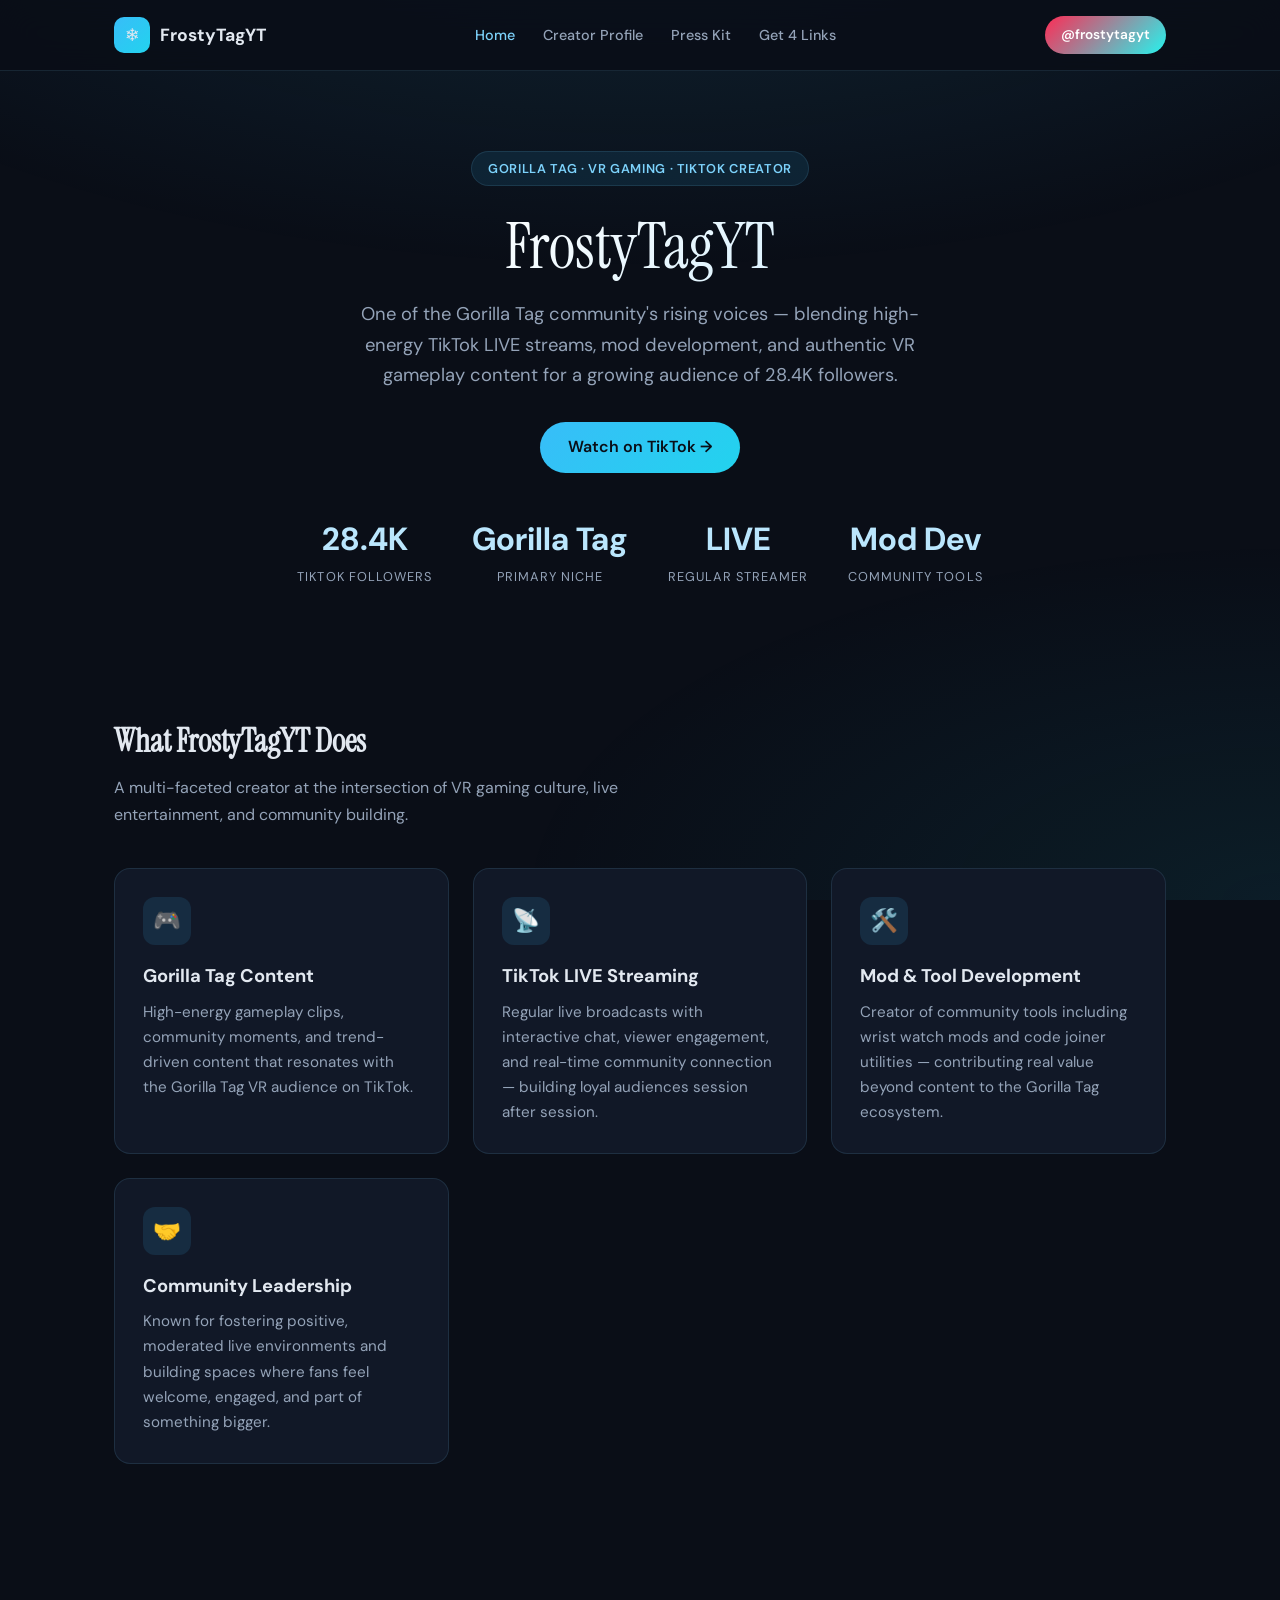
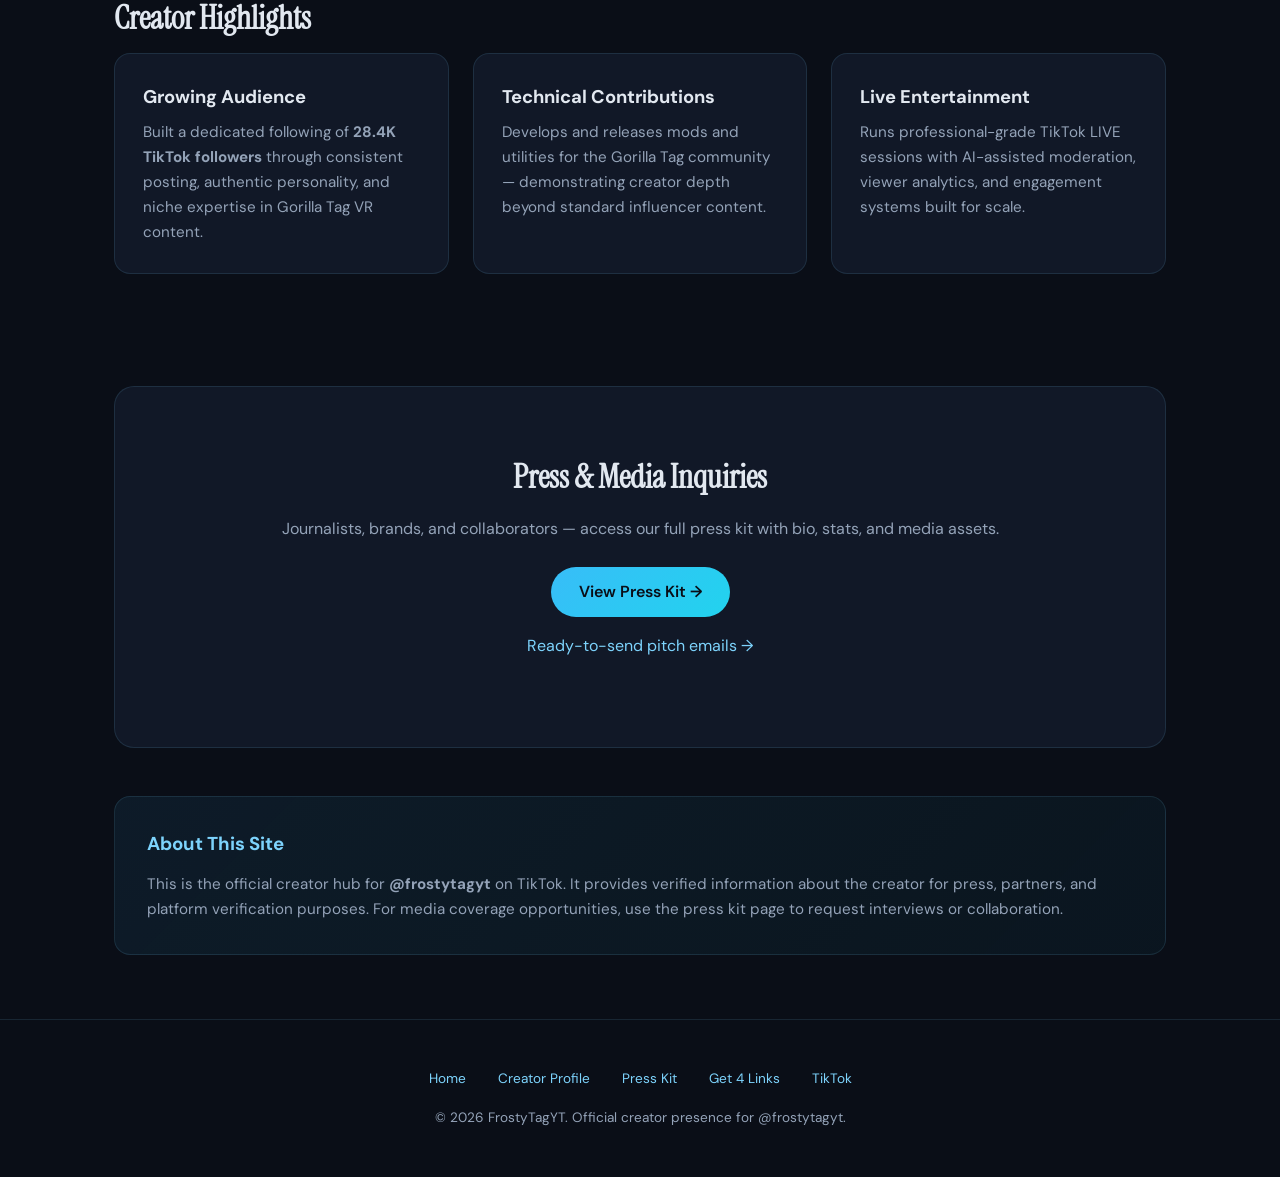
<file: index.html>
<!DOCTYPE html>
<html lang="en">
<head>
  <meta charset="UTF-8">
  <meta name="viewport" content="width=device-width, initial-scale=1.0">
  <meta name="description" content="FrostyTagYT — Gorilla Tag VR creator, mod developer, and TikTok LIVE streamer with 28.4K followers.">
  <meta name="author" content="FrostyTagYT">
  <title>FrostyTagYT — Gorilla Tag Creator & TikTok LIVE Streamer</title>
  <link rel="stylesheet" href="styles.css">
</head>
<body>
  <nav>
    <div class="nav-inner">
      <a href="index.html" class="logo">
        <span class="logo-icon">❄️</span>
        FrostyTagYT
      </a>
      <ul class="nav-links">
        <li><a href="index.html" class="active">Home</a></li>
        <li><a href="creator-profile.html">Creator Profile</a></li>
        <li><a href="press-kit.html">Press Kit</a></li>
        <li><a href="media-outreach.html">Get 4 Links</a></li>
      </ul>
      <a href="https://www.tiktok.com/@frostytagyt" target="_blank" rel="noopener" class="tiktok-btn">@frostytagyt</a>
    </div>
  </nav>

  <main class="container">
    <section class="hero">
      <span class="hero-badge">Gorilla Tag · VR Gaming · TikTok Creator</span>
      <h1>FrostyTagYT</h1>
      <p class="hero-sub">
        One of the Gorilla Tag community's rising voices — blending high-energy TikTok LIVE streams,
        mod development, and authentic VR gameplay content for a growing audience of 28.4K followers.
      </p>
      <a href="https://www.tiktok.com/@frostytagyt" target="_blank" rel="noopener" class="btn-primary">Watch on TikTok →</a>

      <div class="hero-stats">
        <div class="stat">
          <div class="stat-value">28.4K</div>
          <div class="stat-label">TikTok Followers</div>
        </div>
        <div class="stat">
          <div class="stat-value">Gorilla Tag</div>
          <div class="stat-label">Primary Niche</div>
        </div>
        <div class="stat">
          <div class="stat-value">LIVE</div>
          <div class="stat-label">Regular Streamer</div>
        </div>
        <div class="stat">
          <div class="stat-value">Mod Dev</div>
          <div class="stat-label">Community Tools</div>
        </div>
      </div>
    </section>

    <section class="section">
      <h2 class="section-title">What FrostyTagYT Does</h2>
      <p class="section-desc">
        A multi-faceted creator at the intersection of VR gaming culture, live entertainment, and community building.
      </p>
      <div class="card-grid">
        <div class="card">
          <div class="card-icon">🎮</div>
          <h3>Gorilla Tag Content</h3>
          <p>High-energy gameplay clips, community moments, and trend-driven content that resonates with the Gorilla Tag VR audience on TikTok.</p>
        </div>
        <div class="card">
          <div class="card-icon">📡</div>
          <h3>TikTok LIVE Streaming</h3>
          <p>Regular live broadcasts with interactive chat, viewer engagement, and real-time community connection — building loyal audiences session after session.</p>
        </div>
        <div class="card">
          <div class="card-icon">🛠️</div>
          <h3>Mod & Tool Development</h3>
          <p>Creator of community tools including wrist watch mods and code joiner utilities — contributing real value beyond content to the Gorilla Tag ecosystem.</p>
        </div>
        <div class="card">
          <div class="card-icon">🤝</div>
          <h3>Community Leadership</h3>
          <p>Known for fostering positive, moderated live environments and building spaces where fans feel welcome, engaged, and part of something bigger.</p>
        </div>
      </div>
    </section>

    <section class="section">
      <h2 class="section-title">Creator Highlights</h2>
      <div class="card-grid">
        <div class="card">
          <h3>Growing Audience</h3>
          <p>Built a dedicated following of <strong>28.4K TikTok followers</strong> through consistent posting, authentic personality, and niche expertise in Gorilla Tag VR content.</p>
        </div>
        <div class="card">
          <h3>Technical Contributions</h3>
          <p>Develops and releases mods and utilities for the Gorilla Tag community — demonstrating creator depth beyond standard influencer content.</p>
        </div>
        <div class="card">
          <h3>Live Entertainment</h3>
          <p>Runs professional-grade TikTok LIVE sessions with AI-assisted moderation, viewer analytics, and engagement systems built for scale.</p>
        </div>
      </div>
    </section>

    <div class="cta-section">
      <h2>Press & Media Inquiries</h2>
      <p>Journalists, brands, and collaborators — access our full press kit with bio, stats, and media assets.</p>
      <a href="press-kit.html" class="btn-primary">View Press Kit →</a>
      <p style="margin-top:1rem;"><a href="send-pitches.html">Ready-to-send pitch emails →</a></p>
    </div>

    <div class="info-box">
      <h3>About This Site</h3>
      <p>
        This is the official creator hub for <strong>@frostytagyt</strong> on TikTok.
        It provides verified information about the creator for press, partners, and platform verification purposes.
        For media coverage opportunities, use the press kit page to request interviews or collaboration.
      </p>
    </div>
  </main>

  <footer>
    <div class="footer-links">
      <a href="index.html">Home</a>
      <a href="creator-profile.html">Creator Profile</a>
      <a href="press-kit.html">Press Kit</a>
      <a href="media-outreach.html">Get 4 Links</a>
      <a href="https://www.tiktok.com/@frostytagyt" target="_blank" rel="noopener">TikTok</a>
    </div>
    <p>© 2026 FrostyTagYT. Official creator presence for @frostytagyt.</p>
  </footer>
</body>
</html>
</file>
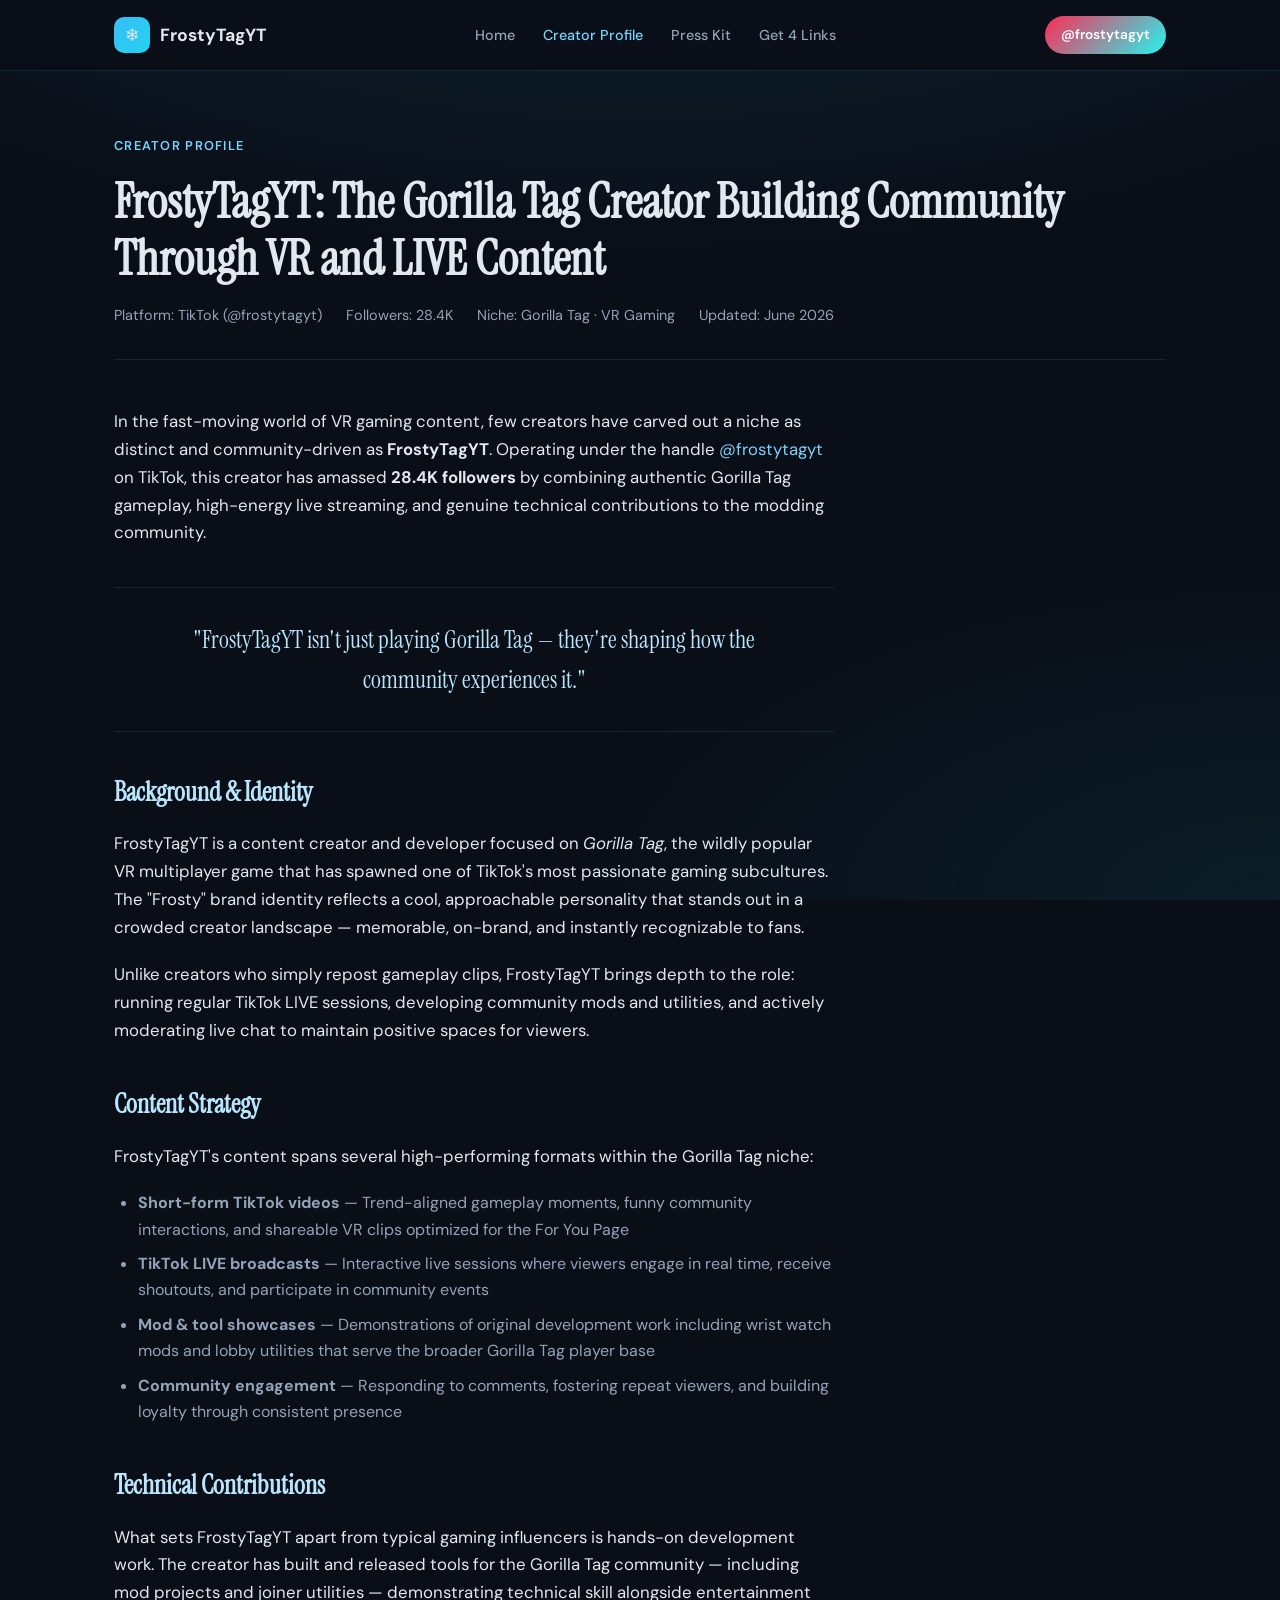
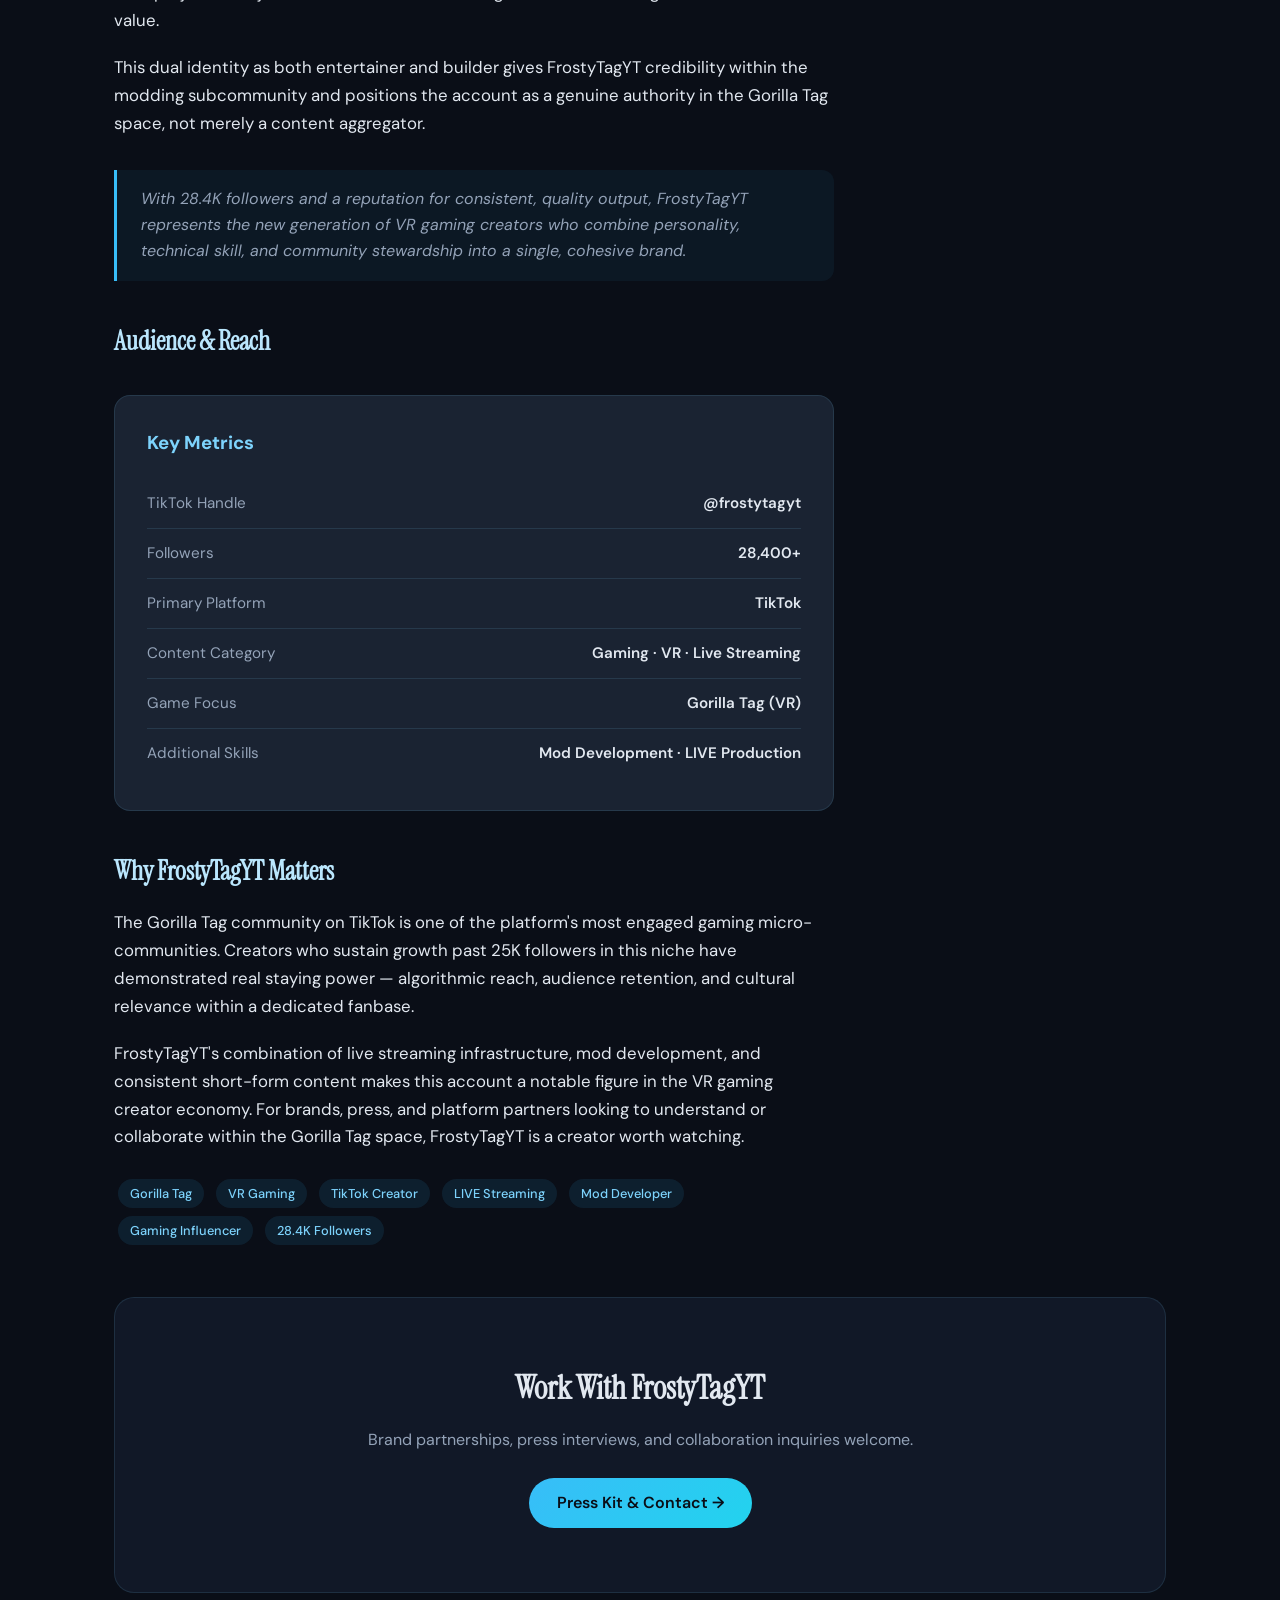
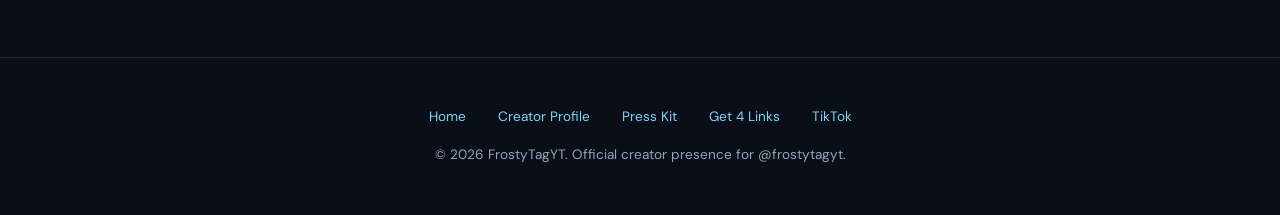
<file: creator-profile.html>
<!DOCTYPE html>
<html lang="en">
<head>
  <meta charset="UTF-8">
  <meta name="viewport" content="width=device-width, initial-scale=1.0">
  <meta name="description" content="Full creator profile for FrostyTagYT — Gorilla Tag TikTok creator with 28.4K followers, mod developer, and LIVE streamer.">
  <title>Creator Profile — FrostyTagYT</title>
  <link rel="stylesheet" href="styles.css">
</head>
<body>
  <nav>
    <div class="nav-inner">
      <a href="index.html" class="logo">
        <span class="logo-icon">❄️</span>
        FrostyTagYT
      </a>
      <ul class="nav-links">
        <li><a href="index.html">Home</a></li>
        <li><a href="creator-profile.html" class="active">Creator Profile</a></li>
        <li><a href="press-kit.html">Press Kit</a></li>
        <li><a href="media-outreach.html">Get 4 Links</a></li>
      </ul>
      <a href="https://www.tiktok.com/@frostytagyt" target="_blank" rel="noopener" class="tiktok-btn">@frostytagyt</a>
    </div>
  </nav>

  <main class="container">
    <header class="article-header">
      <p class="category">Creator Profile</p>
      <h1>FrostyTagYT: The Gorilla Tag Creator Building Community Through VR and LIVE Content</h1>
      <div class="article-meta">
        <span>Platform: TikTok (@frostytagyt)</span>
        <span>Followers: 28.4K</span>
        <span>Niche: Gorilla Tag · VR Gaming</span>
        <span>Updated: June 2026</span>
      </div>
    </header>

    <article class="article-body">
      <p>
        In the fast-moving world of VR gaming content, few creators have carved out a niche as distinct
        and community-driven as <strong>FrostyTagYT</strong>. Operating under the handle
        <a href="https://www.tiktok.com/@frostytagyt" target="_blank" rel="noopener">@frostytagyt</a>
        on TikTok, this creator has amassed <strong>28.4K followers</strong> by combining authentic
        Gorilla Tag gameplay, high-energy live streaming, and genuine technical contributions to the
        modding community.
      </p>

      <div class="pull-quote">
        "FrostyTagYT isn't just playing Gorilla Tag — they're shaping how the community experiences it."
      </div>

      <h2>Background & Identity</h2>
      <p>
        FrostyTagYT is a content creator and developer focused on <em>Gorilla Tag</em>, the wildly popular
        VR multiplayer game that has spawned one of TikTok's most passionate gaming subcultures. The "Frosty"
        brand identity reflects a cool, approachable personality that stands out in a crowded creator landscape —
        memorable, on-brand, and instantly recognizable to fans.
      </p>
      <p>
        Unlike creators who simply repost gameplay clips, FrostyTagYT brings depth to the role: running
        regular TikTok LIVE sessions, developing community mods and utilities, and actively moderating
        live chat to maintain positive spaces for viewers.
      </p>

      <h2>Content Strategy</h2>
      <p>FrostyTagYT's content spans several high-performing formats within the Gorilla Tag niche:</p>
      <ul>
        <li><strong>Short-form TikTok videos</strong> — Trend-aligned gameplay moments, funny community interactions, and shareable VR clips optimized for the For You Page</li>
        <li><strong>TikTok LIVE broadcasts</strong> — Interactive live sessions where viewers engage in real time, receive shoutouts, and participate in community events</li>
        <li><strong>Mod & tool showcases</strong> — Demonstrations of original development work including wrist watch mods and lobby utilities that serve the broader Gorilla Tag player base</li>
        <li><strong>Community engagement</strong> — Responding to comments, fostering repeat viewers, and building loyalty through consistent presence</li>
      </ul>

      <h2>Technical Contributions</h2>
      <p>
        What sets FrostyTagYT apart from typical gaming influencers is hands-on development work.
        The creator has built and released tools for the Gorilla Tag community — including mod projects
        and joiner utilities — demonstrating technical skill alongside entertainment value.
      </p>
      <p>
        This dual identity as both entertainer and builder gives FrostyTagYT credibility within
        the modding subcommunity and positions the account as a genuine authority in the Gorilla Tag space,
        not merely a content aggregator.
      </p>

      <blockquote>
        With 28.4K followers and a reputation for consistent, quality output, FrostyTagYT represents
        the new generation of VR gaming creators who combine personality, technical skill, and
        community stewardship into a single, cohesive brand.
      </blockquote>

      <h2>Audience & Reach</h2>
      <div class="fact-sheet">
        <h3>Key Metrics</h3>
        <div class="fact-row">
          <span class="fact-label">TikTok Handle</span>
          <span class="fact-value">@frostytagyt</span>
        </div>
        <div class="fact-row">
          <span class="fact-label">Followers</span>
          <span class="fact-value">28,400+</span>
        </div>
        <div class="fact-row">
          <span class="fact-label">Primary Platform</span>
          <span class="fact-value">TikTok</span>
        </div>
        <div class="fact-row">
          <span class="fact-label">Content Category</span>
          <span class="fact-value">Gaming · VR · Live Streaming</span>
        </div>
        <div class="fact-row">
          <span class="fact-label">Game Focus</span>
          <span class="fact-value">Gorilla Tag (VR)</span>
        </div>
        <div class="fact-row">
          <span class="fact-label">Additional Skills</span>
          <span class="fact-value">Mod Development · LIVE Production</span>
        </div>
      </div>

      <h2>Why FrostyTagYT Matters</h2>
      <p>
        The Gorilla Tag community on TikTok is one of the platform's most engaged gaming micro-communities.
        Creators who sustain growth past 25K followers in this niche have demonstrated real staying power —
        algorithmic reach, audience retention, and cultural relevance within a dedicated fanbase.
      </p>
      <p>
        FrostyTagYT's combination of live streaming infrastructure, mod development, and consistent
        short-form content makes this account a notable figure in the VR gaming creator economy.
        For brands, press, and platform partners looking to understand or collaborate within the
        Gorilla Tag space, FrostyTagYT is a creator worth watching.
      </p>

      <div class="tags">
        <span class="tag">Gorilla Tag</span>
        <span class="tag">VR Gaming</span>
        <span class="tag">TikTok Creator</span>
        <span class="tag">LIVE Streaming</span>
        <span class="tag">Mod Developer</span>
        <span class="tag">Gaming Influencer</span>
        <span class="tag">28.4K Followers</span>
      </div>
    </article>

    <div class="cta-section">
      <h2>Work With FrostyTagYT</h2>
      <p>Brand partnerships, press interviews, and collaboration inquiries welcome.</p>
      <a href="press-kit.html" class="btn-primary">Press Kit & Contact →</a>
    </div>
  </main>

  <footer>
    <div class="footer-links">
      <a href="index.html">Home</a>
      <a href="creator-profile.html">Creator Profile</a>
      <a href="press-kit.html">Press Kit</a>
      <a href="media-outreach.html">Get 4 Links</a>
      <a href="https://www.tiktok.com/@frostytagyt" target="_blank" rel="noopener">TikTok</a>
    </div>
    <p>© 2026 FrostyTagYT. Official creator presence for @frostytagyt.</p>
  </footer>
</body>
</html>
</file>
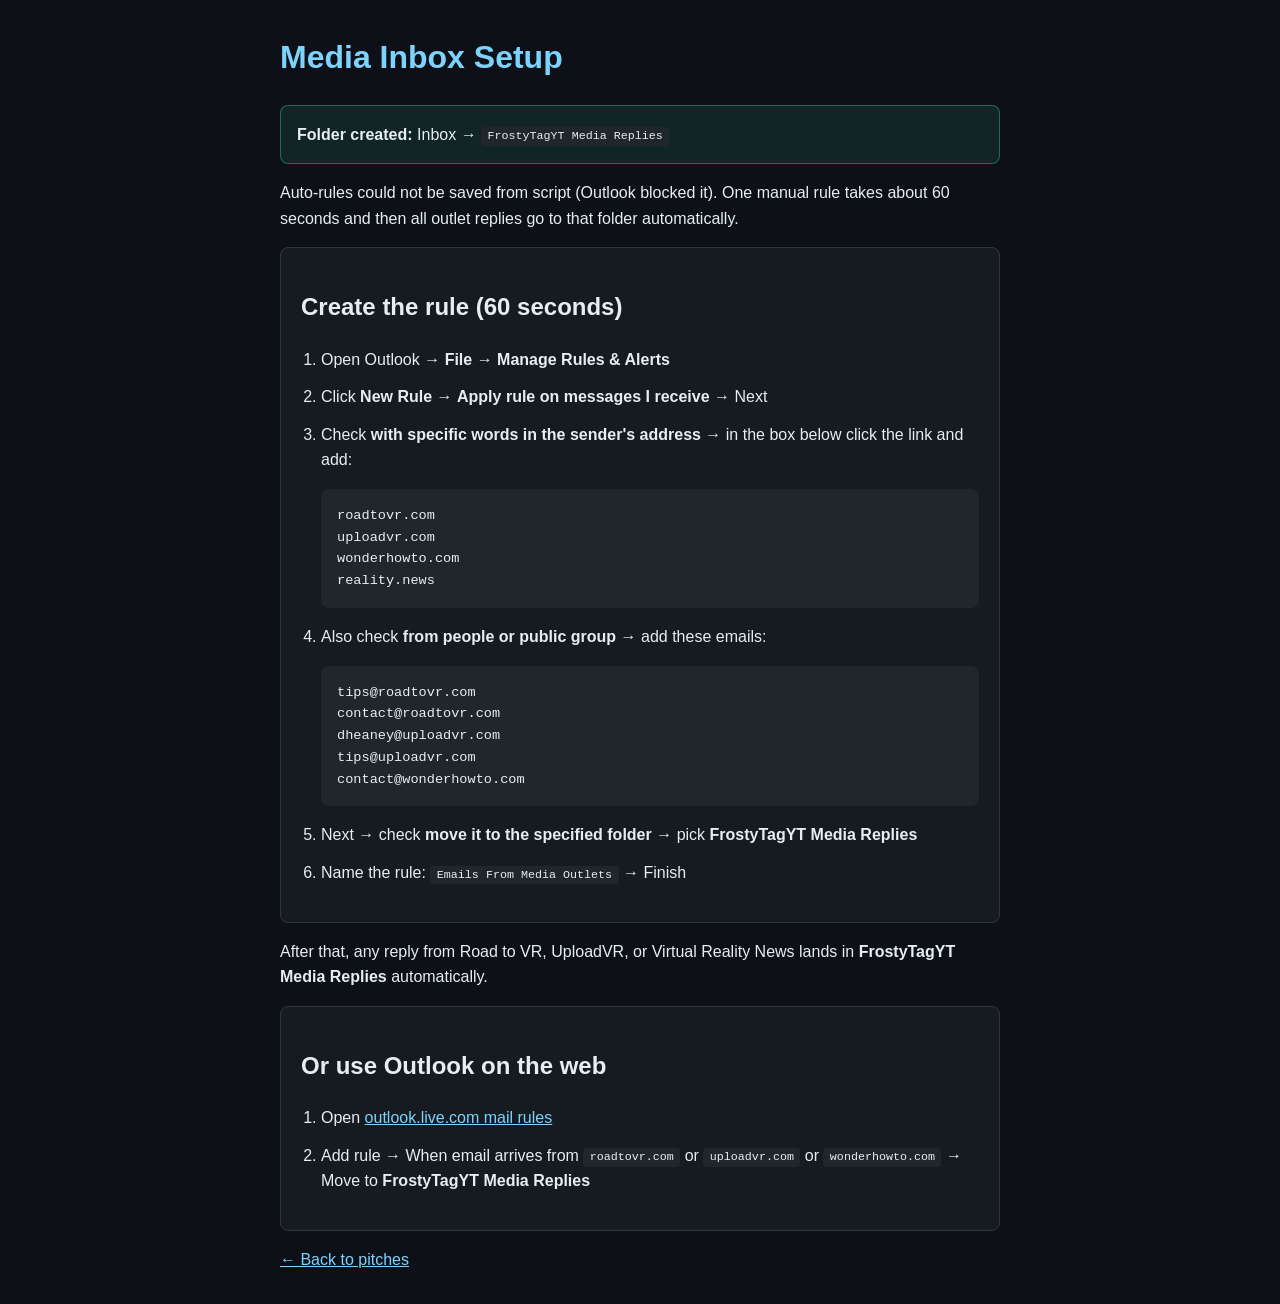
<file: media-inbox-setup.html>
<!DOCTYPE html>
<html lang="en">
<head>
  <meta charset="UTF-8">
  <meta name="viewport" content="width=device-width, initial-scale=1.0">
  <title>Media Inbox Setup — FrostyTagYT</title>
  <style>
    body { font-family: Segoe UI, sans-serif; max-width: 720px; margin: 2rem auto; padding: 0 1rem; background: #0d1117; color: #e6edf3; line-height: 1.6; }
    h1 { color: #7dd3fc; }
    .ok { background: rgba(52,211,153,0.1); border: 1px solid rgba(52,211,153,0.4); padding: 1rem; border-radius: 8px; margin: 1rem 0; }
    .steps { background: #161b22; border: 1px solid #30363d; padding: 1.25rem; border-radius: 8px; }
    .steps ol { padding-left: 1.25rem; }
    .steps li { margin: 0.75rem 0; }
    code { background: #21262d; padding: 0.15rem 0.4rem; border-radius: 4px; font-size: 0.9em; }
    .addrs { font-family: Consolas, monospace; font-size: 0.85rem; background: #21262d; padding: 1rem; border-radius: 8px; margin: 1rem 0; }
  </style>
</head>
<body>
  <h1>Media Inbox Setup</h1>

  <div class="ok">
    <strong>Folder created:</strong> Inbox → <code>FrostyTagYT Media Replies</code>
  </div>

  <p>Auto-rules could not be saved from script (Outlook blocked it). One manual rule takes about 60 seconds and then all outlet replies go to that folder automatically.</p>

  <div class="steps">
    <h2>Create the rule (60 seconds)</h2>
    <ol>
      <li>Open Outlook → <strong>File</strong> → <strong>Manage Rules &amp; Alerts</strong></li>
      <li>Click <strong>New Rule</strong> → <strong>Apply rule on messages I receive</strong> → Next</li>
      <li>Check <strong>with specific words in the sender's address</strong> → in the box below click the link and add:
        <div class="addrs">roadtovr.com<br>uploadvr.com<br>wonderhowto.com<br>reality.news</div>
      </li>
      <li>Also check <strong>from people or public group</strong> → add these emails:
        <div class="addrs">tips@roadtovr.com<br>contact@roadtovr.com<br>dheaney@uploadvr.com<br>tips@uploadvr.com<br>contact@wonderhowto.com</div>
      </li>
      <li>Next → check <strong>move it to the specified folder</strong> → pick <strong>FrostyTagYT Media Replies</strong></li>
      <li>Name the rule: <code>Emails From Media Outlets</code> → Finish</li>
    </ol>
  </div>

  <p>After that, any reply from Road to VR, UploadVR, or Virtual Reality News lands in <strong>FrostyTagYT Media Replies</strong> automatically.</p>

  <div class="steps">
    <h2>Or use Outlook on the web</h2>
    <ol>
      <li>Open <a href="https://outlook.live.com/mail/0/options/mail/rules" style="color:#7dd3fc">outlook.live.com mail rules</a></li>
      <li>Add rule → When email arrives from <code>roadtovr.com</code> or <code>uploadvr.com</code> or <code>wonderhowto.com</code> → Move to <strong>FrostyTagYT Media Replies</strong></li>
    </ol>
  </div>

  <p><a href="send-pitches.html" style="color:#7dd3fc">← Back to pitches</a></p>
</body>
</html>
</file>
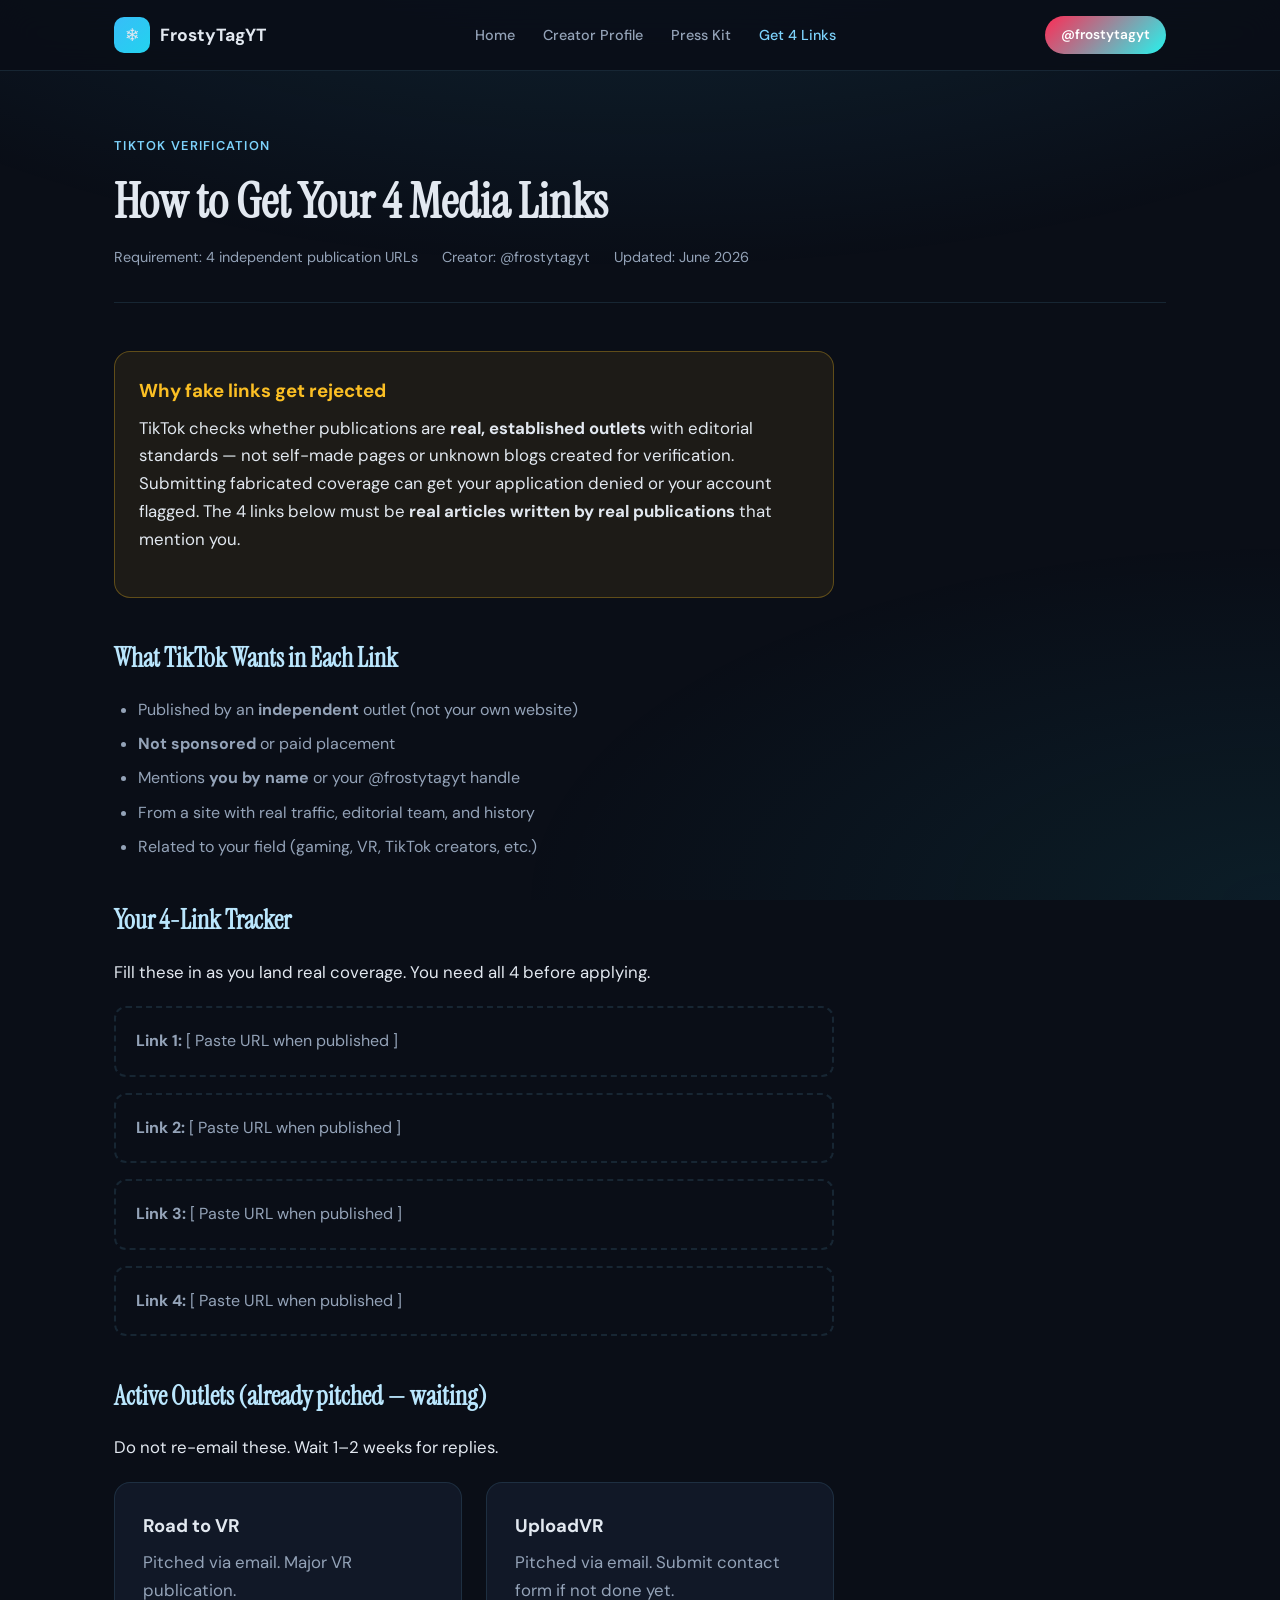
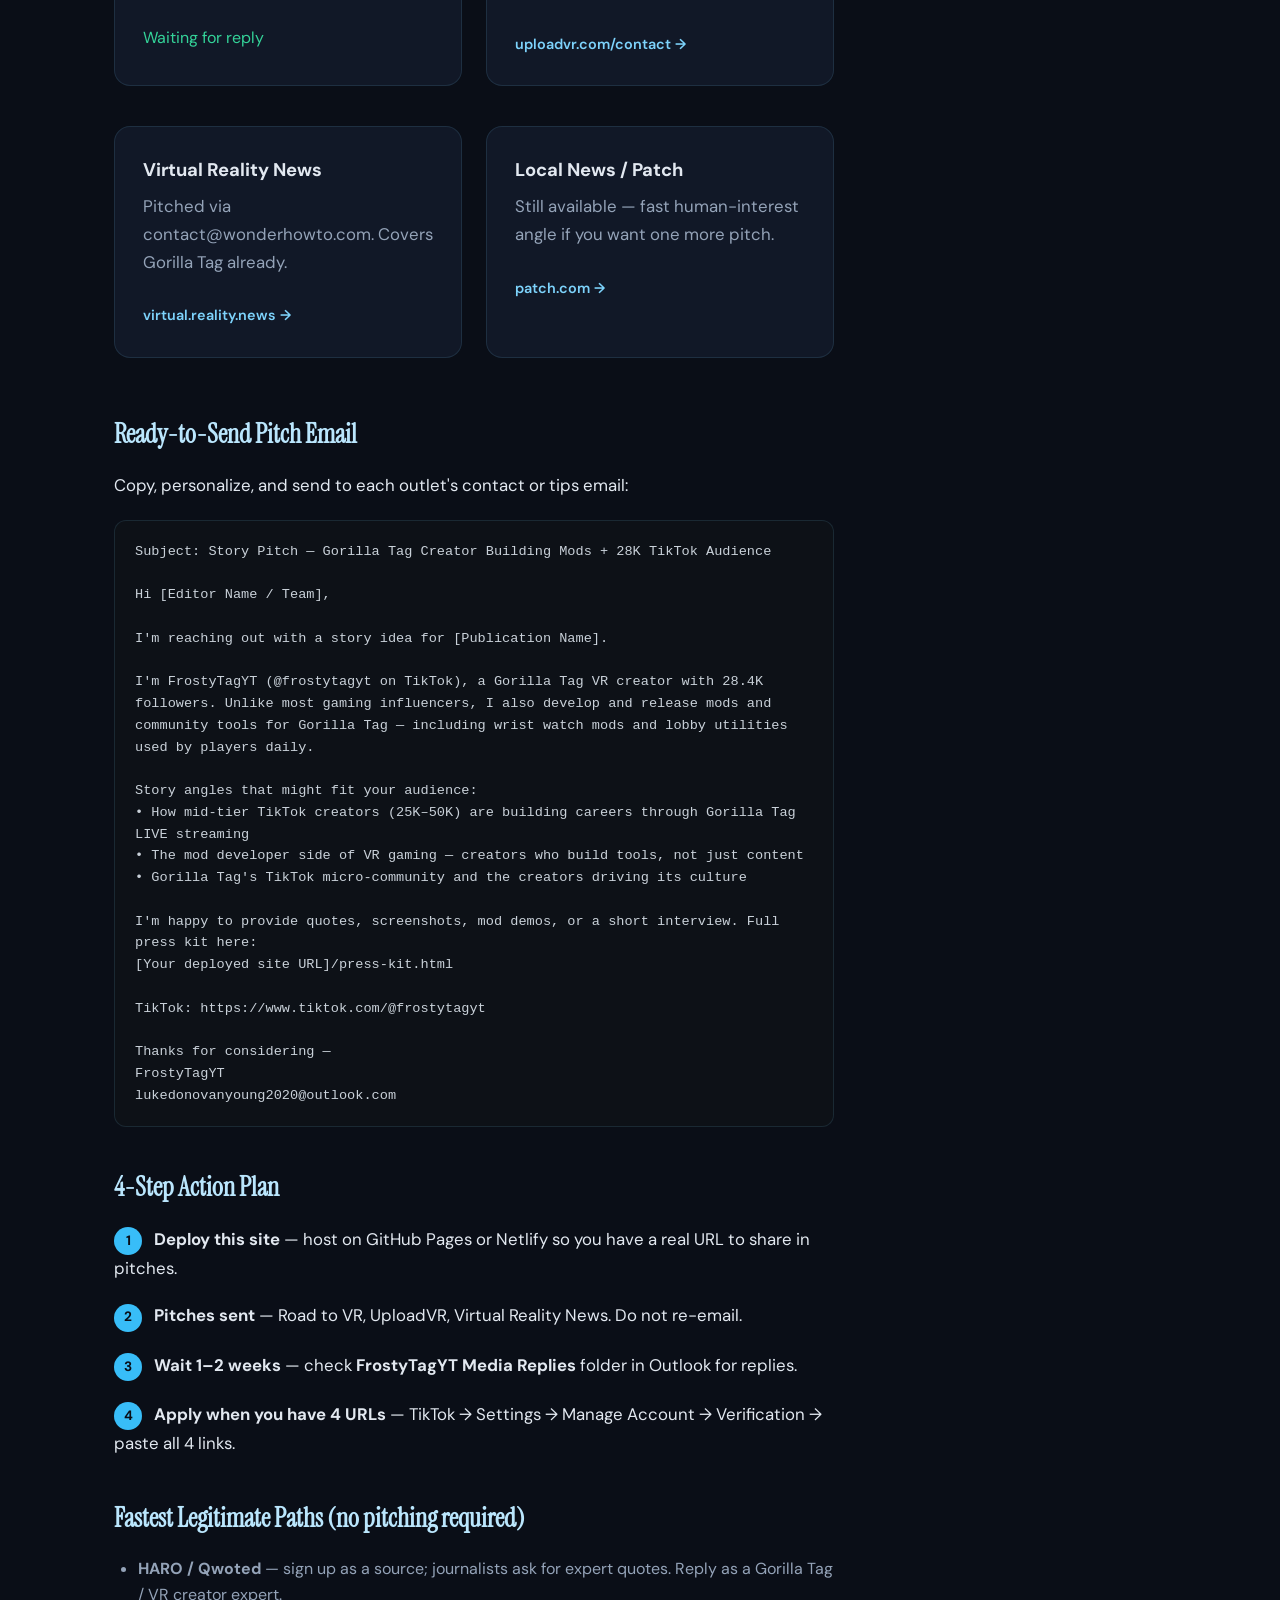
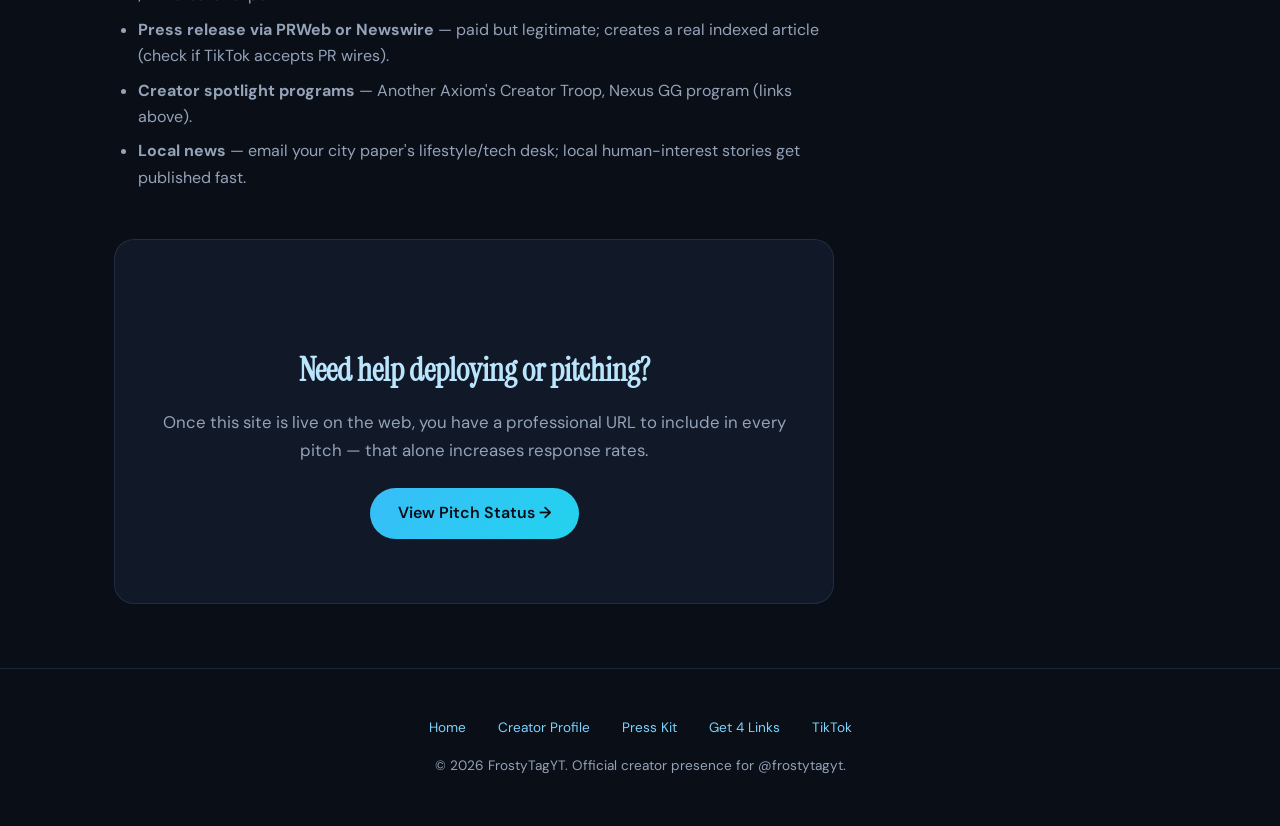
<file: media-outreach.html>
<!DOCTYPE html>
<html lang="en">
<head>
  <meta charset="UTF-8">
  <meta name="viewport" content="width=device-width, initial-scale=1.0">
  <meta name="description" content="How to get 4 real media links for TikTok verification — outreach guide for FrostyTagYT.">
  <title>Get 4 Media Links — FrostyTagYT Verification Guide</title>
  <link rel="stylesheet" href="styles.css">
  <style>
    .outlet-card { margin-bottom: 1rem; }
    .outlet-card a.outlet-link {
      display: inline-block;
      margin-top: 0.5rem;
      font-size: 0.9rem;
      font-weight: 600;
    }
    .pitch-box {
      background: #0d1117;
      border: 1px solid var(--border);
      border-radius: 12px;
      padding: 1.25rem;
      margin: 1rem 0 2rem;
      font-family: 'Consolas', 'Courier New', monospace;
      font-size: 0.85rem;
      line-height: 1.6;
      color: #c9d1d9;
      white-space: pre-wrap;
      overflow-x: auto;
    }
    .step-num {
      display: inline-flex;
      align-items: center;
      justify-content: center;
      width: 28px;
      height: 28px;
      background: var(--frost-dim);
      color: var(--bg-deep);
      border-radius: 50%;
      font-weight: 700;
      font-size: 0.85rem;
      margin-right: 0.5rem;
    }
    .tracker-slot {
      border: 2px dashed var(--border);
      border-radius: 12px;
      padding: 1.25rem;
      margin-bottom: 1rem;
      color: var(--text-muted);
    }
    .tracker-slot.filled {
      border-style: solid;
      border-color: rgba(52, 211, 153, 0.4);
      background: rgba(52, 211, 153, 0.05);
    }
    .warning-box {
      background: rgba(251, 191, 36, 0.08);
      border: 1px solid rgba(251, 191, 36, 0.3);
      border-radius: 16px;
      padding: 1.5rem;
      margin: 2rem 0;
    }
    .warning-box h3 { color: #fbbf24; margin-bottom: 0.5rem; }
  </style>
</head>
<body>
  <nav>
    <div class="nav-inner">
      <a href="index.html" class="logo">
        <span class="logo-icon">❄️</span>
        FrostyTagYT
      </a>
      <ul class="nav-links">
        <li><a href="index.html">Home</a></li>
        <li><a href="creator-profile.html">Creator Profile</a></li>
        <li><a href="press-kit.html">Press Kit</a></li>
        <li><a href="media-outreach.html" class="active">Get 4 Links</a></li>
      </ul>
      <a href="https://www.tiktok.com/@frostytagyt" target="_blank" rel="noopener" class="tiktok-btn">@frostytagyt</a>
    </div>
  </nav>

  <main class="container">
    <header class="article-header">
      <p class="category">TikTok Verification</p>
      <h1>How to Get Your 4 Media Links</h1>
      <div class="article-meta">
        <span>Requirement: 4 independent publication URLs</span>
        <span>Creator: @frostytagyt</span>
        <span>Updated: June 2026</span>
      </div>
    </header>

    <article class="article-body">
      <div class="warning-box">
        <h3>Why fake links get rejected</h3>
        <p>
          TikTok checks whether publications are <strong>real, established outlets</strong> with editorial
          standards — not self-made pages or unknown blogs created for verification. Submitting fabricated
          coverage can get your application denied or your account flagged. The 4 links below must be
          <strong>real articles written by real publications</strong> that mention you.
        </p>
      </div>

      <h2>What TikTok Wants in Each Link</h2>
      <ul>
        <li>Published by an <strong>independent</strong> outlet (not your own website)</li>
        <li><strong>Not sponsored</strong> or paid placement</li>
        <li>Mentions <strong>you by name</strong> or your @frostytagyt handle</li>
        <li>From a site with real traffic, editorial team, and history</li>
        <li>Related to your field (gaming, VR, TikTok creators, etc.)</li>
      </ul>

      <h2>Your 4-Link Tracker</h2>
      <p>Fill these in as you land real coverage. You need all 4 before applying.</p>

      <div class="tracker-slot" id="slot1">
        <strong>Link 1:</strong> [ Paste URL when published ]
      </div>
      <div class="tracker-slot" id="slot2">
        <strong>Link 2:</strong> [ Paste URL when published ]
      </div>
      <div class="tracker-slot" id="slot3">
        <strong>Link 3:</strong> [ Paste URL when published ]
      </div>
      <div class="tracker-slot" id="slot4">
        <strong>Link 4:</strong> [ Paste URL when published ]
      </div>

      <h2>Active Outlets (already pitched — waiting)</h2>
      <p>Do not re-email these. Wait 1–2 weeks for replies.</p>

      <div class="card-grid">
        <div class="card outlet-card">
          <h3>Road to VR</h3>
          <p>Pitched via email. Major VR publication.</p>
          <span class="outlet-link" style="color:var(--success)">Waiting for reply</span>
        </div>
        <div class="card outlet-card">
          <h3>UploadVR</h3>
          <p>Pitched via email. Submit contact form if not done yet.</p>
          <a href="https://www.uploadvr.com/contact/" target="_blank" rel="noopener" class="outlet-link">uploadvr.com/contact →</a>
        </div>
        <div class="card outlet-card">
          <h3>Virtual Reality News</h3>
          <p>Pitched via contact@wonderhowto.com. Covers Gorilla Tag already.</p>
          <a href="https://virtual.reality.news/" target="_blank" rel="noopener" class="outlet-link">virtual.reality.news →</a>
        </div>
        <div class="card outlet-card">
          <h3>Local News / Patch</h3>
          <p>Still available — fast human-interest angle if you want one more pitch.</p>
          <a href="https://www.patch.com" target="_blank" rel="noopener" class="outlet-link">patch.com →</a>
        </div>
      </div>

      <h2>Ready-to-Send Pitch Email</h2>
      <p>Copy, personalize, and send to each outlet's contact or tips email:</p>

      <div class="pitch-box">Subject: Story Pitch — Gorilla Tag Creator Building Mods + 28K TikTok Audience

Hi [Editor Name / Team],

I'm reaching out with a story idea for [Publication Name].

I'm FrostyTagYT (@frostytagyt on TikTok), a Gorilla Tag VR creator with 28.4K followers. Unlike most gaming influencers, I also develop and release mods and community tools for Gorilla Tag — including wrist watch mods and lobby utilities used by players daily.

Story angles that might fit your audience:
• How mid-tier TikTok creators (25K–50K) are building careers through Gorilla Tag LIVE streaming
• The mod developer side of VR gaming — creators who build tools, not just content
• Gorilla Tag's TikTok micro-community and the creators driving its culture

I'm happy to provide quotes, screenshots, mod demos, or a short interview. Full press kit here:
[Your deployed site URL]/press-kit.html

TikTok: https://www.tiktok.com/@frostytagyt

Thanks for considering —
FrostyTagYT
lukedonovanyoung2020@outlook.com</div>

      <h2>4-Step Action Plan</h2>
      <p><span class="step-num">1</span> <strong>Deploy this site</strong> — host on GitHub Pages or Netlify so you have a real URL to share in pitches.</p>
      <p><span class="step-num">2</span> <strong>Pitches sent</strong> — Road to VR, UploadVR, Virtual Reality News. Do not re-email.</p>
      <p><span class="step-num">3</span> <strong>Wait 1–2 weeks</strong> — check <strong>FrostyTagYT Media Replies</strong> folder in Outlook for replies.</p>
      <p><span class="step-num">4</span> <strong>Apply when you have 4 URLs</strong> — TikTok → Settings → Manage Account → Verification → paste all 4 links.</p>

      <h2>Fastest Legitimate Paths (no pitching required)</h2>
      <ul>
        <li><strong>HARO / Qwoted</strong> — sign up as a source; journalists ask for expert quotes. Reply as a Gorilla Tag / VR creator expert.</li>
        <li><strong>Press release via PRWeb or Newswire</strong> — paid but legitimate; creates a real indexed article (check if TikTok accepts PR wires).</li>
        <li><strong>Creator spotlight programs</strong> — Another Axiom's Creator Troop, Nexus GG program (links above).</li>
        <li><strong>Local news</strong> — email your city paper's lifestyle/tech desk; local human-interest stories get published fast.</li>
      </ul>

      <div class="cta-section">
        <h2>Need help deploying or pitching?</h2>
        <p>Once this site is live on the web, you have a professional URL to include in every pitch — that alone increases response rates.</p>
        <a href="send-pitches.html" class="btn-primary">View Pitch Status →</a>
      </div>
    </article>
  </main>

  <footer>
    <div class="footer-links">
      <a href="index.html">Home</a>
      <a href="creator-profile.html">Creator Profile</a>
      <a href="press-kit.html">Press Kit</a>
      <a href="media-outreach.html">Get 4 Links</a>
      <a href="https://www.tiktok.com/@frostytagyt" target="_blank" rel="noopener">TikTok</a>
    </div>
    <p>© 2026 FrostyTagYT. Official creator presence for @frostytagyt.</p>
  </footer>
</body>
</html>
</file>
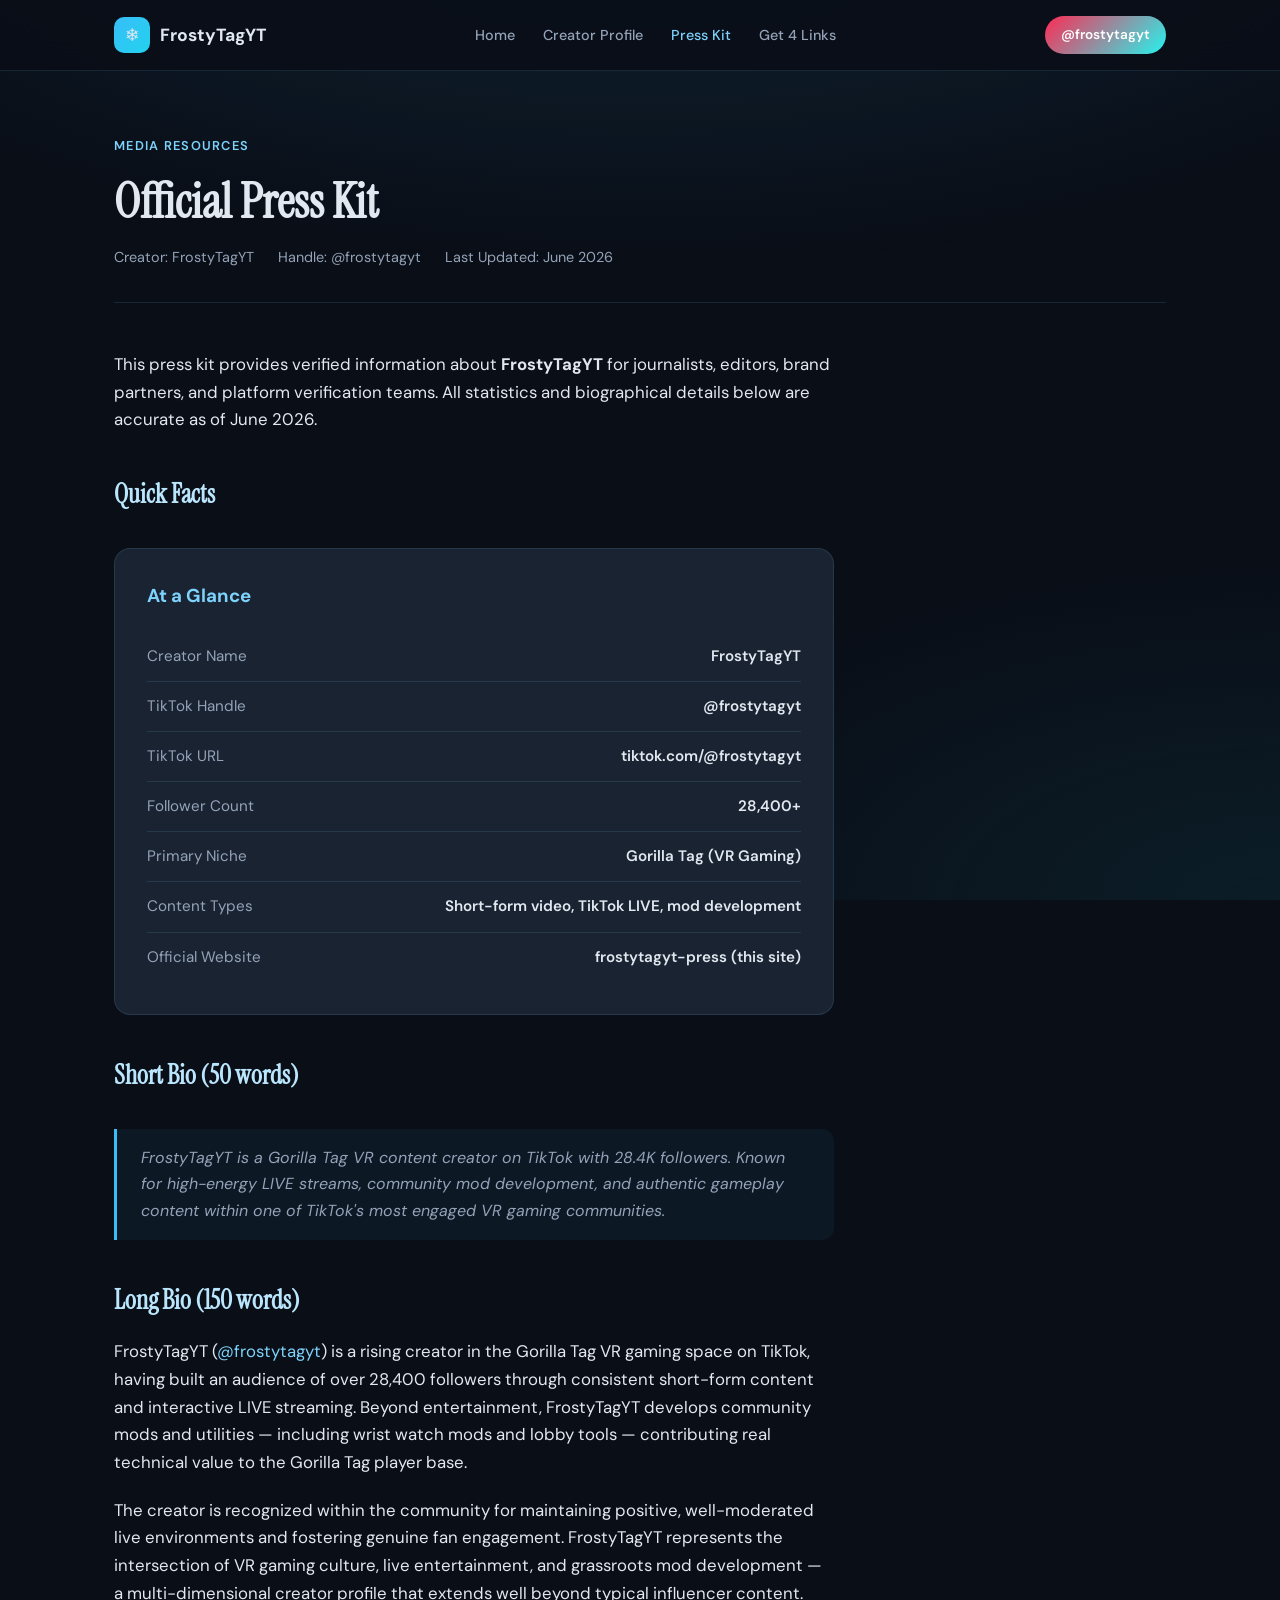
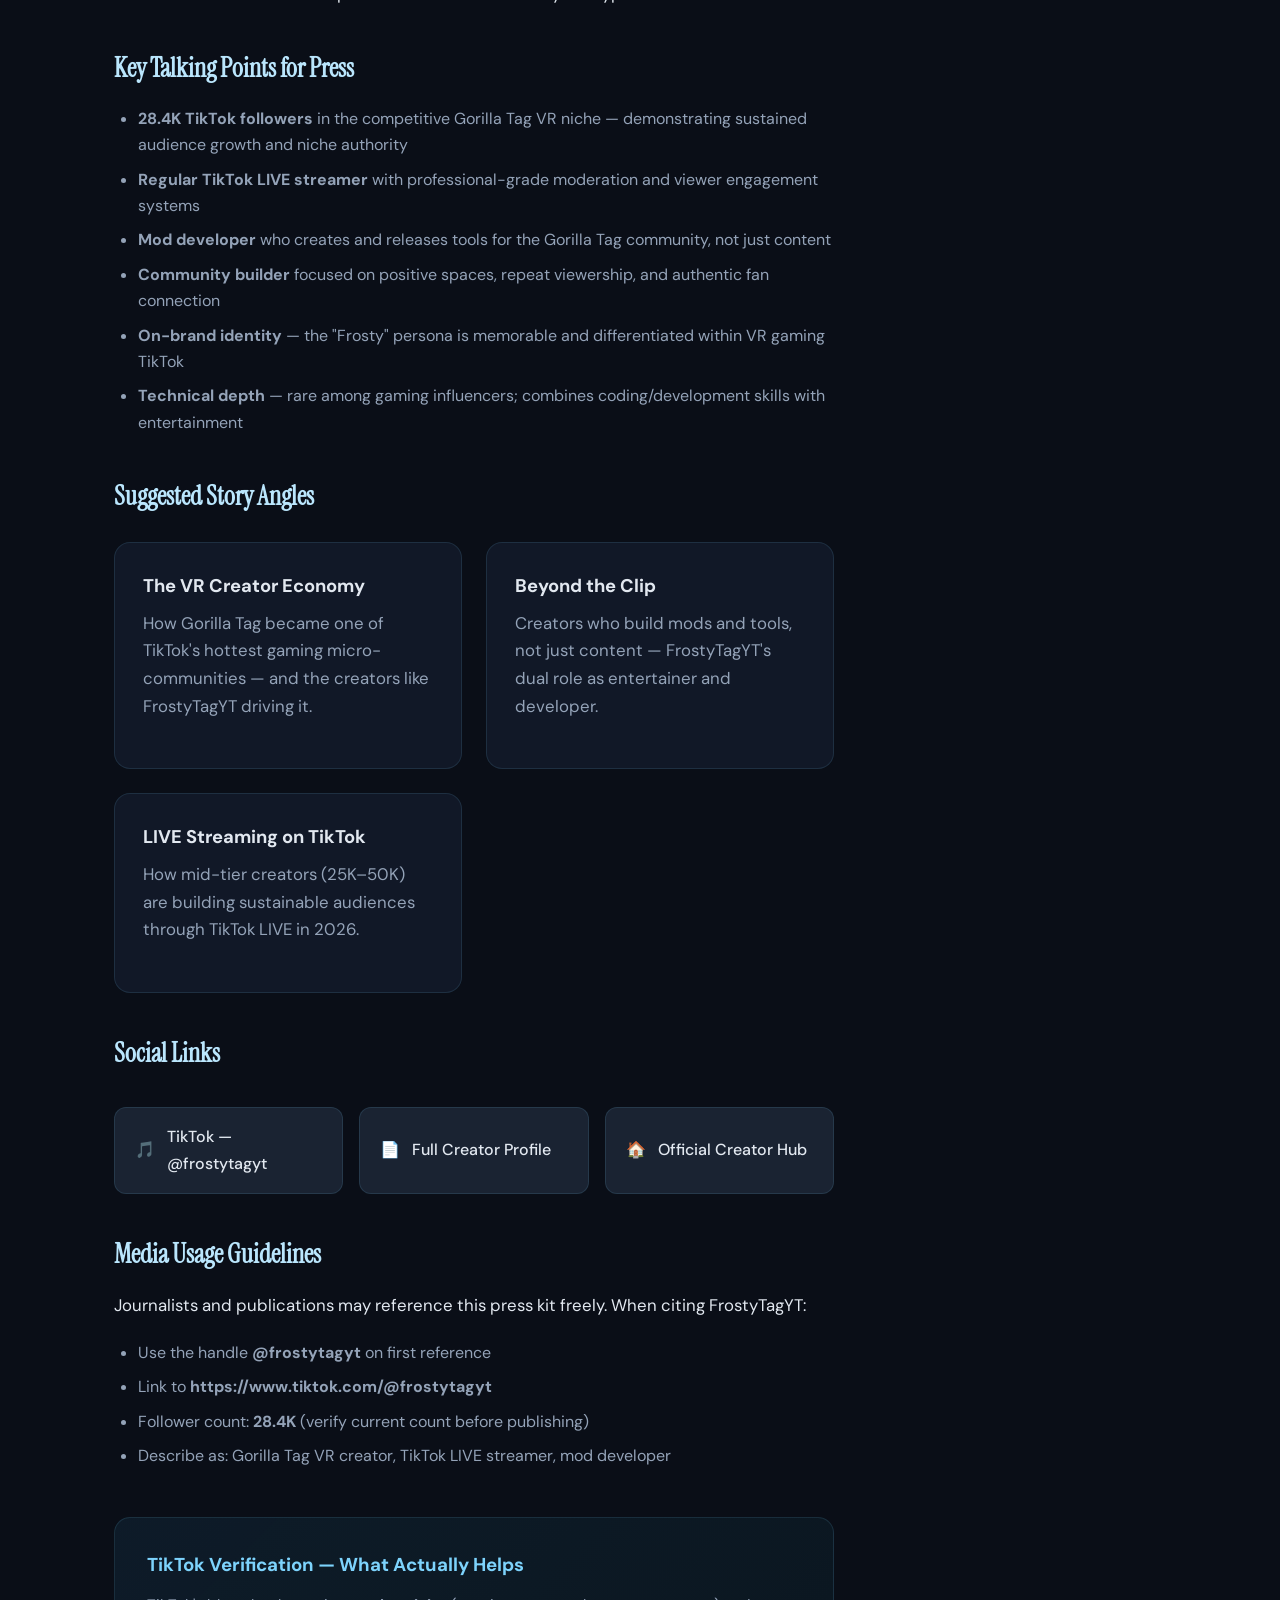
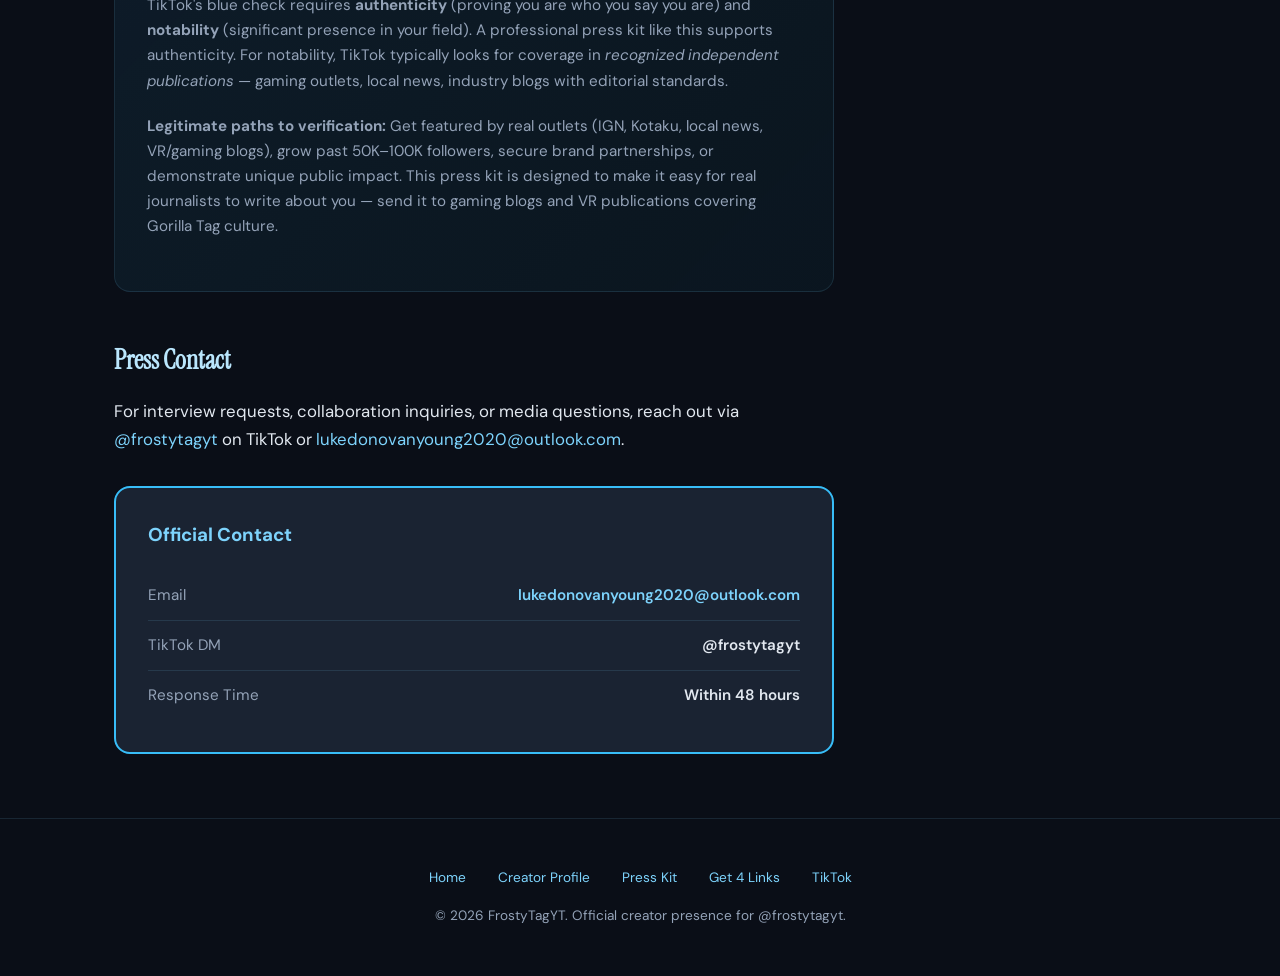
<file: press-kit.html>
<!DOCTYPE html>
<html lang="en">
<head>
  <meta charset="UTF-8">
  <meta name="viewport" content="width=device-width, initial-scale=1.0">
  <meta name="description" content="Official press kit for FrostyTagYT — TikTok Gorilla Tag creator. Bio, stats, talking points, and media resources for journalists.">
  <title>Press Kit — FrostyTagYT</title>
  <link rel="stylesheet" href="styles.css">
</head>
<body>
  <nav>
    <div class="nav-inner">
      <a href="index.html" class="logo">
        <span class="logo-icon">❄️</span>
        FrostyTagYT
      </a>
      <ul class="nav-links">
        <li><a href="index.html">Home</a></li>
        <li><a href="creator-profile.html">Creator Profile</a></li>
        <li><a href="press-kit.html" class="active">Press Kit</a></li>
        <li><a href="media-outreach.html">Get 4 Links</a></li>
      </ul>
      <a href="https://www.tiktok.com/@frostytagyt" target="_blank" rel="noopener" class="tiktok-btn">@frostytagyt</a>
    </div>
  </nav>

  <main class="container">
    <header class="article-header">
      <p class="category">Media Resources</p>
      <h1>Official Press Kit</h1>
      <div class="article-meta">
        <span>Creator: FrostyTagYT</span>
        <span>Handle: @frostytagyt</span>
        <span>Last Updated: June 2026</span>
      </div>
    </header>

    <article class="article-body">
      <p>
        This press kit provides verified information about <strong>FrostyTagYT</strong> for journalists,
        editors, brand partners, and platform verification teams. All statistics and biographical
        details below are accurate as of June 2026.
      </p>

      <h2>Quick Facts</h2>
      <div class="fact-sheet">
        <h3>At a Glance</h3>
        <div class="fact-row">
          <span class="fact-label">Creator Name</span>
          <span class="fact-value">FrostyTagYT</span>
        </div>
        <div class="fact-row">
          <span class="fact-label">TikTok Handle</span>
          <span class="fact-value">@frostytagyt</span>
        </div>
        <div class="fact-row">
          <span class="fact-label">TikTok URL</span>
          <span class="fact-value">tiktok.com/@frostytagyt</span>
        </div>
        <div class="fact-row">
          <span class="fact-label">Follower Count</span>
          <span class="fact-value">28,400+</span>
        </div>
        <div class="fact-row">
          <span class="fact-label">Primary Niche</span>
          <span class="fact-value">Gorilla Tag (VR Gaming)</span>
        </div>
        <div class="fact-row">
          <span class="fact-label">Content Types</span>
          <span class="fact-value">Short-form video, TikTok LIVE, mod development</span>
        </div>
        <div class="fact-row">
          <span class="fact-label">Official Website</span>
          <span class="fact-value">frostytagyt-press (this site)</span>
        </div>
      </div>

      <h2>Short Bio (50 words)</h2>
      <blockquote>
        FrostyTagYT is a Gorilla Tag VR content creator on TikTok with 28.4K followers. Known for
        high-energy LIVE streams, community mod development, and authentic gameplay content within
        one of TikTok's most engaged VR gaming communities.
      </blockquote>

      <h2>Long Bio (150 words)</h2>
      <p>
        FrostyTagYT (<a href="https://www.tiktok.com/@frostytagyt" target="_blank" rel="noopener">@frostytagyt</a>)
        is a rising creator in the Gorilla Tag VR gaming space on TikTok, having built an audience of
        over 28,400 followers through consistent short-form content and interactive LIVE streaming.
        Beyond entertainment, FrostyTagYT develops community mods and utilities — including wrist watch
        mods and lobby tools — contributing real technical value to the Gorilla Tag player base.
      </p>
      <p>
        The creator is recognized within the community for maintaining positive, well-moderated live
        environments and fostering genuine fan engagement. FrostyTagYT represents the intersection of
        VR gaming culture, live entertainment, and grassroots mod development — a multi-dimensional
        creator profile that extends well beyond typical influencer content.
      </p>

      <h2>Key Talking Points for Press</h2>
      <ul>
        <li><strong>28.4K TikTok followers</strong> in the competitive Gorilla Tag VR niche — demonstrating sustained audience growth and niche authority</li>
        <li><strong>Regular TikTok LIVE streamer</strong> with professional-grade moderation and viewer engagement systems</li>
        <li><strong>Mod developer</strong> who creates and releases tools for the Gorilla Tag community, not just content</li>
        <li><strong>Community builder</strong> focused on positive spaces, repeat viewership, and authentic fan connection</li>
        <li><strong>On-brand identity</strong> — the "Frosty" persona is memorable and differentiated within VR gaming TikTok</li>
        <li><strong>Technical depth</strong> — rare among gaming influencers; combines coding/development skills with entertainment</li>
      </ul>

      <h2>Suggested Story Angles</h2>
      <div class="card-grid" style="margin-top: 1.5rem;">
        <div class="card">
          <h3>The VR Creator Economy</h3>
          <p>How Gorilla Tag became one of TikTok's hottest gaming micro-communities — and the creators like FrostyTagYT driving it.</p>
        </div>
        <div class="card">
          <h3>Beyond the Clip</h3>
          <p>Creators who build mods and tools, not just content — FrostyTagYT's dual role as entertainer and developer.</p>
        </div>
        <div class="card">
          <h3>LIVE Streaming on TikTok</h3>
          <p>How mid-tier creators (25K–50K) are building sustainable audiences through TikTok LIVE in 2026.</p>
        </div>
      </div>

      <h2>Social Links</h2>
      <div class="download-grid">
        <a href="https://www.tiktok.com/@frostytagyt" target="_blank" rel="noopener" class="download-btn">
          <span>🎵</span> TikTok — @frostytagyt
        </a>
        <a href="creator-profile.html" class="download-btn">
          <span>📄</span> Full Creator Profile
        </a>
        <a href="index.html" class="download-btn">
          <span>🏠</span> Official Creator Hub
        </a>
      </div>

      <h2>Media Usage Guidelines</h2>
      <p>Journalists and publications may reference this press kit freely. When citing FrostyTagYT:</p>
      <ul>
        <li>Use the handle <strong>@frostytagyt</strong> on first reference</li>
        <li>Link to <strong>https://www.tiktok.com/@frostytagyt</strong></li>
        <li>Follower count: <strong>28.4K</strong> (verify current count before publishing)</li>
        <li>Describe as: Gorilla Tag VR creator, TikTok LIVE streamer, mod developer</li>
      </ul>

      <div class="info-box">
        <h3>TikTok Verification — What Actually Helps</h3>
        <p>
          TikTok's blue check requires <strong>authenticity</strong> (proving you are who you say you are)
          and <strong>notability</strong> (significant presence in your field). A professional press kit
          like this supports authenticity. For notability, TikTok typically looks for coverage in
          <em>recognized independent publications</em> — gaming outlets, local news, industry blogs
          with editorial standards.
        </p>
        <p style="margin-top: 0.75rem;">
          <strong>Legitimate paths to verification:</strong> Get featured by real outlets (IGN, Kotaku,
          local news, VR/gaming blogs), grow past 50K–100K followers, secure brand partnerships,
          or demonstrate unique public impact. This press kit is designed to make it easy for
          real journalists to write about you — send it to gaming blogs and VR publications
          covering Gorilla Tag culture.
        </p>
      </div>

      <h2>Press Contact</h2>
      <p>
        For interview requests, collaboration inquiries, or media questions, reach out via
        <a href="https://www.tiktok.com/@frostytagyt" target="_blank" rel="noopener">@frostytagyt</a>
        on TikTok or <a href="mailto:lukedonovanyoung2020@outlook.com">lukedonovanyoung2020@outlook.com</a>.
      </p>

      <div class="fact-sheet" style="border: 2px solid #38bdf8;">
        <h3>Official Contact</h3>
        <div class="fact-row">
          <span class="fact-label">Email</span>
          <span class="fact-value"><a href="mailto:lukedonovanyoung2020@outlook.com">lukedonovanyoung2020@outlook.com</a></span>
        </div>
        <div class="fact-row">
          <span class="fact-label">TikTok DM</span>
          <span class="fact-value">@frostytagyt</span>
        </div>
        <div class="fact-row">
          <span class="fact-label">Response Time</span>
          <span class="fact-value">Within 48 hours</span>
        </div>
      </div>
    </article>
  </main>

  <footer>
    <div class="footer-links">
      <a href="index.html">Home</a>
      <a href="creator-profile.html">Creator Profile</a>
      <a href="press-kit.html">Press Kit</a>
      <a href="media-outreach.html">Get 4 Links</a>
      <a href="https://www.tiktok.com/@frostytagyt" target="_blank" rel="noopener">TikTok</a>
    </div>
    <p>© 2026 FrostyTagYT. Official creator presence for @frostytagyt.</p>
  </footer>
</body>
</html>
</file>
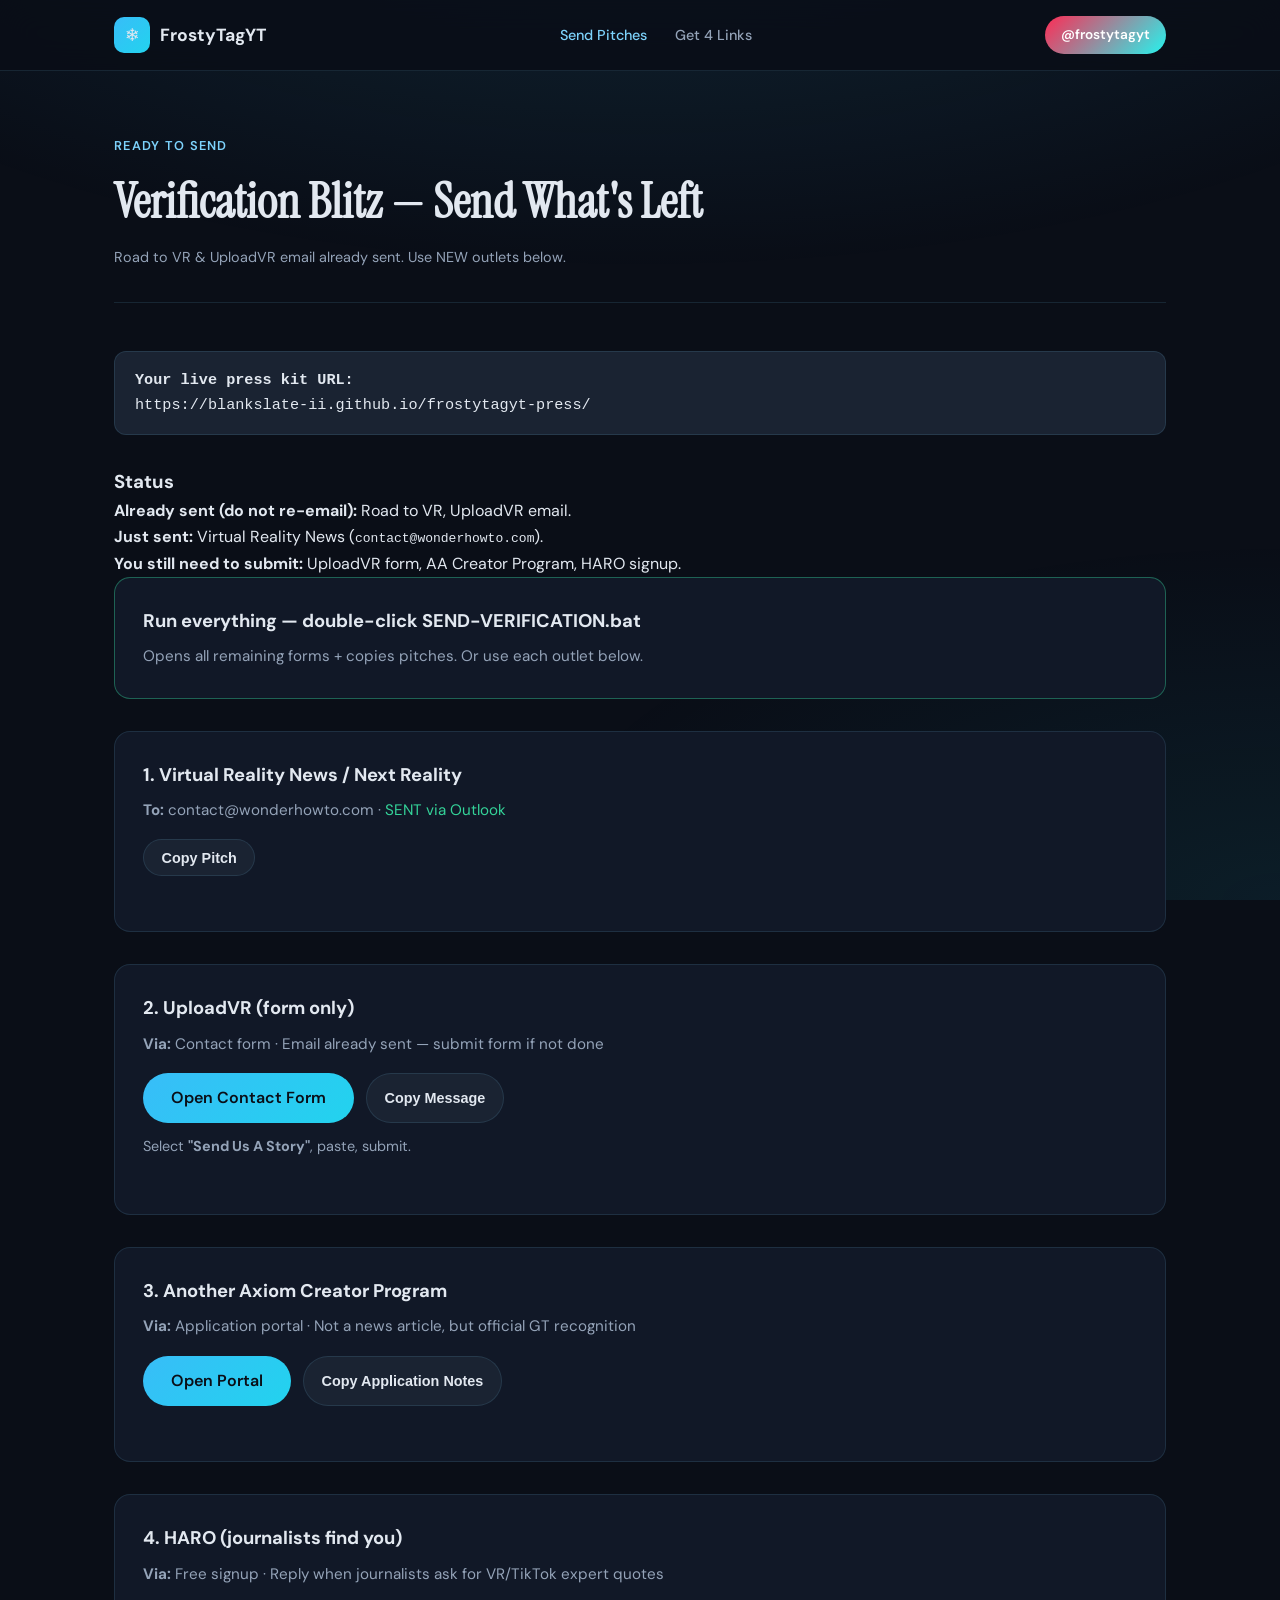
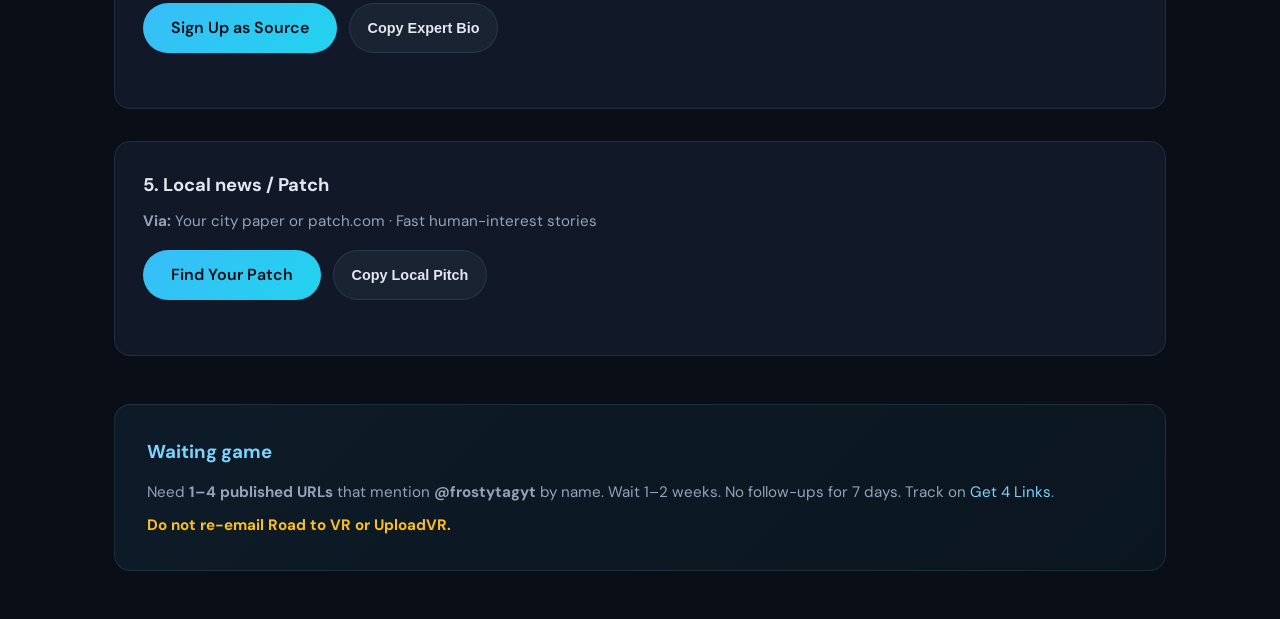
<file: send-pitches.html>
<!DOCTYPE html>
<html lang="en">
<head>
  <meta charset="UTF-8">
  <meta name="viewport" content="width=device-width, initial-scale=1.0">
  <title>Send Pitches — FrostyTagYT</title>
  <link rel="stylesheet" href="styles.css">
  <style>
    .pitch-card { margin-bottom: 2rem; }
    .pitch-actions { display: flex; gap: 0.75rem; flex-wrap: wrap; margin-top: 1rem; }
    .btn-secondary {
      display: inline-flex; align-items: center; gap: 0.4rem;
      background: var(--bg-elevated); border: 1px solid var(--border);
      color: var(--text); padding: 0.6rem 1.1rem; border-radius: 999px;
      font-weight: 600; font-size: 0.9rem; cursor: pointer;
    }
    .btn-secondary:hover { border-color: var(--frost-dim); color: var(--frost-bright); }
    .status { font-size: 0.85rem; color: var(--success); margin-top: 0.5rem; min-height: 1.2rem; }
    .live-url {
      background: var(--bg-elevated); border: 1px solid var(--border);
      border-radius: 12px; padding: 1rem 1.25rem; margin-bottom: 2rem;
      font-family: monospace; font-size: 0.95rem; word-break: break-all;
    }
  </style>
</head>
<body>
  <nav>
    <div class="nav-inner">
      <a href="index.html" class="logo"><span class="logo-icon">❄️</span> FrostyTagYT</a>
      <ul class="nav-links">
        <li><a href="send-pitches.html" class="active">Send Pitches</a></li>
        <li><a href="media-outreach.html">Get 4 Links</a></li>
      </ul>
      <a href="https://www.tiktok.com/@frostytagyt" target="_blank" rel="noopener" class="tiktok-btn">@frostytagyt</a>
    </div>
  </nav>

  <main class="container">
    <header class="article-header">
      <p class="category">Ready to Send</p>
      <h1>Verification Blitz — Send What's Left</h1>
      <p class="article-meta">Road to VR &amp; UploadVR email already sent. Use NEW outlets below.</p>
    </header>

    <div class="live-url">
      <strong>Your live press kit URL:</strong><br>
      <span id="site-url">https://blankslate-ii.github.io/frostytagyt-press/</span>
    </div>

    <div class="warning-box">
      <h3>Status</h3>
      <p><strong>Already sent (do not re-email):</strong> Road to VR, UploadVR email.<br>
      <strong>Just sent:</strong> Virtual Reality News (<code>contact@wonderhowto.com</code>).<br>
      <strong>You still need to submit:</strong> UploadVR form, AA Creator Program, HARO signup.</p>
    </div>

    <div class="card pitch-card" style="border-color:rgba(52,211,153,0.4)">
      <h3>Run everything — double-click SEND-VERIFICATION.bat</h3>
      <p>Opens all remaining forms + copies pitches. Or use each outlet below.</p>
    </div>

    <div class="card pitch-card" id="pitch1">
      <h3>1. Virtual Reality News / Next Reality</h3>
      <p><strong>To:</strong> contact@wonderhowto.com · <span style="color:var(--success)">SENT via Outlook</span></p>
      <div class="pitch-actions">
        <button class="btn-secondary" onclick="copyPitch(1)">Copy Pitch</button>
      </div>
      <div class="status" id="status1"></div>
    </div>

    <div class="card pitch-card" id="pitch2">
      <h3>2. UploadVR (form only)</h3>
      <p><strong>Via:</strong> Contact form · Email already sent — submit form if not done</p>
      <div class="pitch-actions">
        <a class="btn-primary" href="https://www.uploadvr.com/contact/" target="_blank" rel="noopener">Open Contact Form</a>
        <button class="btn-secondary" onclick="copyPitch(2)">Copy Message</button>
      </div>
      <p style="margin-top:0.75rem;font-size:0.9rem;color:var(--text-muted)">Select <strong>"Send Us A Story"</strong>, paste, submit.</p>
      <div class="status" id="status2"></div>
    </div>

    <div class="card pitch-card" id="pitch3">
      <h3>3. Another Axiom Creator Program</h3>
      <p><strong>Via:</strong> Application portal · Not a news article, but official GT recognition</p>
      <div class="pitch-actions">
        <a class="btn-primary" href="https://aa-creator-portal.pages.dev/" target="_blank" rel="noopener">Open Portal</a>
        <button class="btn-secondary" onclick="copyPitch(3)">Copy Application Notes</button>
      </div>
      <div class="status" id="status3"></div>
    </div>

    <div class="card pitch-card" id="pitch4">
      <h3>4. HARO (journalists find you)</h3>
      <p><strong>Via:</strong> Free signup · Reply when journalists ask for VR/TikTok expert quotes</p>
      <div class="pitch-actions">
        <a class="btn-primary" href="https://www.helpareporter.com/sources/" target="_blank" rel="noopener">Sign Up as Source</a>
        <button class="btn-secondary" onclick="copyPitch(4)">Copy Expert Bio</button>
      </div>
      <div class="status" id="status4"></div>
    </div>

    <div class="card pitch-card" id="pitch5">
      <h3>5. Local news / Patch</h3>
      <p><strong>Via:</strong> Your city paper or patch.com · Fast human-interest stories</p>
      <div class="pitch-actions">
        <a class="btn-primary" href="https://www.patch.com" target="_blank" rel="noopener">Find Your Patch</a>
        <button class="btn-secondary" onclick="copyPitch(5)">Copy Local Pitch</button>
      </div>
      <div class="status" id="status5"></div>
    </div>

    <div class="info-box">
      <h3>Waiting game</h3>
      <p>Need <strong>1–4 published URLs</strong> that mention <strong>@frostytagyt</strong> by name. Wait 1–2 weeks. No follow-ups for 7 days. Track on <a href="media-outreach.html">Get 4 Links</a>.</p>
      <p style="margin-top:0.5rem;color:#fbbf24"><strong>Do not re-email Road to VR or UploadVR.</strong></p>
    </div>
  </main>

  <script>
    const SITE = 'https://blankslate-ii.github.io/frostytagyt-press/';

    const pitches = {
      1: {
        subject: 'Story Pitch for Virtual Reality News - Gorilla Tag TikTok Creator + Mod Developer',
        body: `Hi Virtual Reality News / Next Reality editorial team,

I'm pitching a creator profile that fits your Gorilla Tag coverage — including your recent piece on Meta betting VR's future on teens who grew up in Gorilla Tag.

FrostyTagYT (@frostytagyt on TikTok) is a Gorilla Tag VR creator with 28.4K followers who also develops community mods and tools.

Press kit: ${SITE}press-kit.html
Creator profile: ${SITE}creator-profile.html
TikTok: https://www.tiktok.com/@frostytagyt

Available for interview, quotes, screenshots, or mod demos.

FrostyTagYT
lukedonovanyoung2020@outlook.com`
      },
      2: {
        subject: 'Story Tip: Gorilla Tag Mod Developer with 28.4K TikTok Following',
        body: `Story tip for UploadVR editorial:

FrostyTagYT (@frostytagyt) is a Gorilla Tag VR creator on TikTok with 28.4K followers who also develops community mods and tools.

Press kit: ${SITE}press-kit.html
TikTok: https://www.tiktok.com/@frostytagyt

FrostyTagYT
lukedonovanyoung2020@outlook.com`
      },
      3: {
        subject: 'Another Axiom Creator Program Application',
        body: `Another Axiom Creator Program — application notes:

Handle: @frostytagyt
Followers: 28.4K (TikTok)
Niche: Gorilla Tag VR, TikTok LIVE, mod development
Press kit: ${SITE}press-kit.html
Email: lukedonovanyoung2020@outlook.com
TikTok: https://www.tiktok.com/@frostytagyt`
      },
      4: {
        subject: 'HARO Expert Bio',
        body: `Gorilla Tag VR content creator and mod developer. TikTok: @frostytagyt (28.4K followers). Expert on VR-native teen creators, Gorilla Tag culture, TikTok LIVE streaming in VR, and grassroots mod development. Available for quotes/interviews.

Press kit: ${SITE}press-kit.html
Email: lukedonovanyoung2020@outlook.com`
      },
      5: {
        subject: 'Local Story Tip — Teen VR Creator with 28K TikTok Following',
        body: `Hi [Editor],

Local story idea: I'm FrostyTagYT (@frostytagyt), a [YOUR CITY] creator with 28.4K TikTok followers in the Gorilla Tag VR community. I stream on TikTok LIVE and develop mods used by players worldwide.

Press kit: ${SITE}press-kit.html
TikTok: https://www.tiktok.com/@frostytagyt

Happy to interview.

FrostyTagYT
lukedonovanyoung2020@outlook.com`
      }
    };

    function copyPitch(num) {
      const text = `Subject: ${pitches[num].subject}\n\n${pitches[num].body}`;
      navigator.clipboard.writeText(text).then(() => {
        document.getElementById('status' + num).textContent = '✓ Copied to clipboard — paste into the form or email.';
      });
    }
  </script>
</body>
</html>
</file>
<file: styles.css>
@import url('https://fonts.googleapis.com/css2?family=DM+Sans:ital,opsz,wght@0,9..40,400;0,9..40,500;0,9..40,600;0,9..40,700;1,9..40,400&family=Instrument+Serif:ital@0;1&display=swap');

:root {
  --bg-deep: #0a0e17;
  --bg-card: #111827;
  --bg-elevated: #1a2332;
  --frost: #7dd3fc;
  --frost-bright: #bae6fd;
  --frost-dim: #38bdf8;
  --accent: #22d3ee;
  --text: #e2e8f0;
  --text-muted: #94a3b8;
  --border: rgba(125, 211, 252, 0.12);
  --glow: rgba(56, 189, 248, 0.25);
  --success: #34d399;
}

* {
  margin: 0;
  padding: 0;
  box-sizing: border-box;
}

html {
  scroll-behavior: smooth;
}

body {
  font-family: 'DM Sans', system-ui, sans-serif;
  background: var(--bg-deep);
  color: var(--text);
  line-height: 1.65;
  min-height: 100vh;
}

body::before {
  content: '';
  position: fixed;
  inset: 0;
  background:
    radial-gradient(ellipse 80% 50% at 50% -20%, rgba(56, 189, 248, 0.15), transparent),
    radial-gradient(ellipse 60% 40% at 100% 100%, rgba(34, 211, 238, 0.08), transparent);
  pointer-events: none;
  z-index: 0;
}

a {
  color: var(--frost);
  text-decoration: none;
  transition: color 0.2s;
}

a:hover {
  color: var(--frost-bright);
}

.container {
  max-width: 1100px;
  margin: 0 auto;
  padding: 0 1.5rem;
  position: relative;
  z-index: 1;
}

/* Nav */
nav {
  position: sticky;
  top: 0;
  z-index: 100;
  background: rgba(10, 14, 23, 0.85);
  backdrop-filter: blur(16px);
  border-bottom: 1px solid var(--border);
}

.nav-inner {
  display: flex;
  align-items: center;
  justify-content: space-between;
  padding: 1rem 1.5rem;
  max-width: 1100px;
  margin: 0 auto;
}

.logo {
  display: flex;
  align-items: center;
  gap: 0.6rem;
  font-weight: 700;
  font-size: 1.1rem;
  color: var(--text);
}

.logo-icon {
  width: 36px;
  height: 36px;
  background: linear-gradient(135deg, var(--frost-dim), var(--accent));
  border-radius: 10px;
  display: flex;
  align-items: center;
  justify-content: center;
  font-size: 1.1rem;
}

.nav-links {
  display: flex;
  gap: 1.75rem;
  list-style: none;
}

.nav-links a {
  color: var(--text-muted);
  font-size: 0.9rem;
  font-weight: 500;
}

.nav-links a:hover,
.nav-links a.active {
  color: var(--frost);
}

.tiktok-btn {
  display: inline-flex;
  align-items: center;
  gap: 0.4rem;
  background: linear-gradient(135deg, #fe2c55, #25f4ee);
  color: #fff !important;
  padding: 0.5rem 1rem;
  border-radius: 999px;
  font-size: 0.85rem;
  font-weight: 600;
}

.tiktok-btn:hover {
  opacity: 0.9;
  color: #fff !important;
}

/* Hero */
.hero {
  padding: 5rem 0 4rem;
  text-align: center;
}

.hero-badge {
  display: inline-block;
  background: rgba(56, 189, 248, 0.1);
  border: 1px solid var(--border);
  color: var(--frost);
  padding: 0.35rem 1rem;
  border-radius: 999px;
  font-size: 0.8rem;
  font-weight: 600;
  letter-spacing: 0.05em;
  text-transform: uppercase;
  margin-bottom: 1.5rem;
}

.hero h1 {
  font-family: 'Instrument Serif', Georgia, serif;
  font-size: clamp(2.5rem, 6vw, 4rem);
  font-weight: 400;
  line-height: 1.15;
  margin-bottom: 1rem;
  background: linear-gradient(135deg, #fff 30%, var(--frost-bright));
  -webkit-background-clip: text;
  -webkit-text-fill-color: transparent;
  background-clip: text;
}

.hero-sub {
  font-size: 1.15rem;
  color: var(--text-muted);
  max-width: 560px;
  margin: 0 auto 2rem;
}

.hero-stats {
  display: flex;
  justify-content: center;
  gap: 2.5rem;
  flex-wrap: wrap;
  margin-top: 2.5rem;
}

.stat {
  text-align: center;
}

.stat-value {
  font-size: 2rem;
  font-weight: 700;
  color: var(--frost-bright);
}

.stat-label {
  font-size: 0.8rem;
  color: var(--text-muted);
  text-transform: uppercase;
  letter-spacing: 0.08em;
}

/* Cards */
.section {
  padding: 4rem 0;
}

.section-title {
  font-family: 'Instrument Serif', Georgia, serif;
  font-size: 2rem;
  margin-bottom: 0.5rem;
}

.section-desc {
  color: var(--text-muted);
  margin-bottom: 2.5rem;
  max-width: 600px;
}

.card-grid {
  display: grid;
  grid-template-columns: repeat(auto-fit, minmax(300px, 1fr));
  gap: 1.5rem;
}

.card {
  background: var(--bg-card);
  border: 1px solid var(--border);
  border-radius: 16px;
  padding: 1.75rem;
  transition: border-color 0.25s, box-shadow 0.25s;
}

.card:hover {
  border-color: rgba(125, 211, 252, 0.3);
  box-shadow: 0 8px 32px var(--glow);
}

.card-icon {
  width: 48px;
  height: 48px;
  background: rgba(56, 189, 248, 0.12);
  border-radius: 12px;
  display: flex;
  align-items: center;
  justify-content: center;
  font-size: 1.4rem;
  margin-bottom: 1rem;
}

.card h3 {
  font-size: 1.15rem;
  margin-bottom: 0.5rem;
}

.card p {
  color: var(--text-muted);
  font-size: 0.95rem;
}

/* Article style (press kit) */
.article-header {
  padding: 4rem 0 2rem;
  border-bottom: 1px solid var(--border);
  margin-bottom: 3rem;
}

.article-header .category {
  color: var(--frost);
  font-size: 0.8rem;
  font-weight: 600;
  text-transform: uppercase;
  letter-spacing: 0.1em;
  margin-bottom: 1rem;
}

.article-header h1 {
  font-family: 'Instrument Serif', Georgia, serif;
  font-size: clamp(2rem, 4vw, 3rem);
  line-height: 1.2;
  margin-bottom: 1rem;
}

.article-meta {
  display: flex;
  gap: 1.5rem;
  flex-wrap: wrap;
  color: var(--text-muted);
  font-size: 0.9rem;
}

.article-body {
  max-width: 720px;
}

.article-body p {
  margin-bottom: 1.25rem;
  font-size: 1.05rem;
}

.article-body h2 {
  font-family: 'Instrument Serif', Georgia, serif;
  font-size: 1.6rem;
  margin: 2.5rem 0 1rem;
  color: var(--frost-bright);
}

.article-body blockquote {
  border-left: 3px solid var(--frost-dim);
  padding: 1rem 1.5rem;
  margin: 2rem 0;
  background: rgba(56, 189, 248, 0.06);
  border-radius: 0 12px 12px 0;
  font-style: italic;
  color: var(--text-muted);
}

.article-body ul {
  margin: 1rem 0 1.5rem 1.5rem;
  color: var(--text-muted);
}

.article-body li {
  margin-bottom: 0.5rem;
}

.pull-quote {
  font-family: 'Instrument Serif', Georgia, serif;
  font-size: 1.5rem;
  color: var(--frost-bright);
  text-align: center;
  padding: 2rem;
  margin: 2.5rem 0;
  border-top: 1px solid var(--border);
  border-bottom: 1px solid var(--border);
}

/* Press kit specifics */
.fact-sheet {
  background: var(--bg-elevated);
  border: 1px solid var(--border);
  border-radius: 16px;
  padding: 2rem;
  margin: 2rem 0;
}

.fact-sheet h3 {
  margin-bottom: 1.25rem;
  color: var(--frost);
}

.fact-row {
  display: flex;
  justify-content: space-between;
  padding: 0.75rem 0;
  border-bottom: 1px solid var(--border);
  font-size: 0.95rem;
}

.fact-row:last-child {
  border-bottom: none;
}

.fact-label {
  color: var(--text-muted);
}

.fact-value {
  font-weight: 600;
  text-align: right;
}

.download-grid {
  display: grid;
  grid-template-columns: repeat(auto-fit, minmax(200px, 1fr));
  gap: 1rem;
  margin-top: 2rem;
}

.download-btn {
  display: flex;
  align-items: center;
  gap: 0.75rem;
  background: var(--bg-elevated);
  border: 1px solid var(--border);
  border-radius: 12px;
  padding: 1rem 1.25rem;
  color: var(--text);
  font-weight: 500;
  transition: all 0.2s;
}

.download-btn:hover {
  border-color: var(--frost-dim);
  background: rgba(56, 189, 248, 0.08);
  color: var(--frost-bright);
}

/* Verification info box */
.info-box {
  background: linear-gradient(135deg, rgba(56, 189, 248, 0.08), rgba(34, 211, 238, 0.04));
  border: 1px solid var(--border);
  border-radius: 16px;
  padding: 2rem;
  margin: 3rem 0;
}

.info-box h3 {
  color: var(--frost);
  margin-bottom: 0.75rem;
}

.info-box p {
  color: var(--text-muted);
  font-size: 0.95rem;
}

/* Footer */
footer {
  border-top: 1px solid var(--border);
  padding: 3rem 0;
  margin-top: 4rem;
  text-align: center;
  color: var(--text-muted);
  font-size: 0.85rem;
}

.footer-links {
  display: flex;
  justify-content: center;
  gap: 2rem;
  margin-bottom: 1rem;
  flex-wrap: wrap;
}

.tag {
  display: inline-block;
  background: rgba(56, 189, 248, 0.1);
  color: var(--frost);
  padding: 0.25rem 0.75rem;
  border-radius: 999px;
  font-size: 0.8rem;
  font-weight: 500;
  margin: 0.25rem;
}

.tags {
  margin: 1.5rem 0;
}

.cta-section {
  text-align: center;
  padding: 4rem 2rem;
  background: var(--bg-card);
  border: 1px solid var(--border);
  border-radius: 20px;
  margin: 3rem 0;
}

.cta-section h2 {
  font-family: 'Instrument Serif', Georgia, serif;
  font-size: 2rem;
  margin-bottom: 0.75rem;
}

.cta-section p {
  color: var(--text-muted);
  margin-bottom: 1.5rem;
}

.btn-primary {
  display: inline-flex;
  align-items: center;
  gap: 0.5rem;
  background: linear-gradient(135deg, var(--frost-dim), var(--accent));
  color: var(--bg-deep);
  padding: 0.75rem 1.75rem;
  border-radius: 999px;
  font-weight: 600;
  transition: transform 0.2s, box-shadow 0.2s;
}

.btn-primary:hover {
  transform: translateY(-2px);
  box-shadow: 0 8px 24px var(--glow);
  color: var(--bg-deep);
}

@media (max-width: 640px) {
  .nav-links {
    display: none;
  }

  .hero-stats {
    gap: 1.5rem;
  }

  .fact-row {
    flex-direction: column;
    gap: 0.25rem;
  }

  .fact-value {
    text-align: left;
  }
}
</file>
